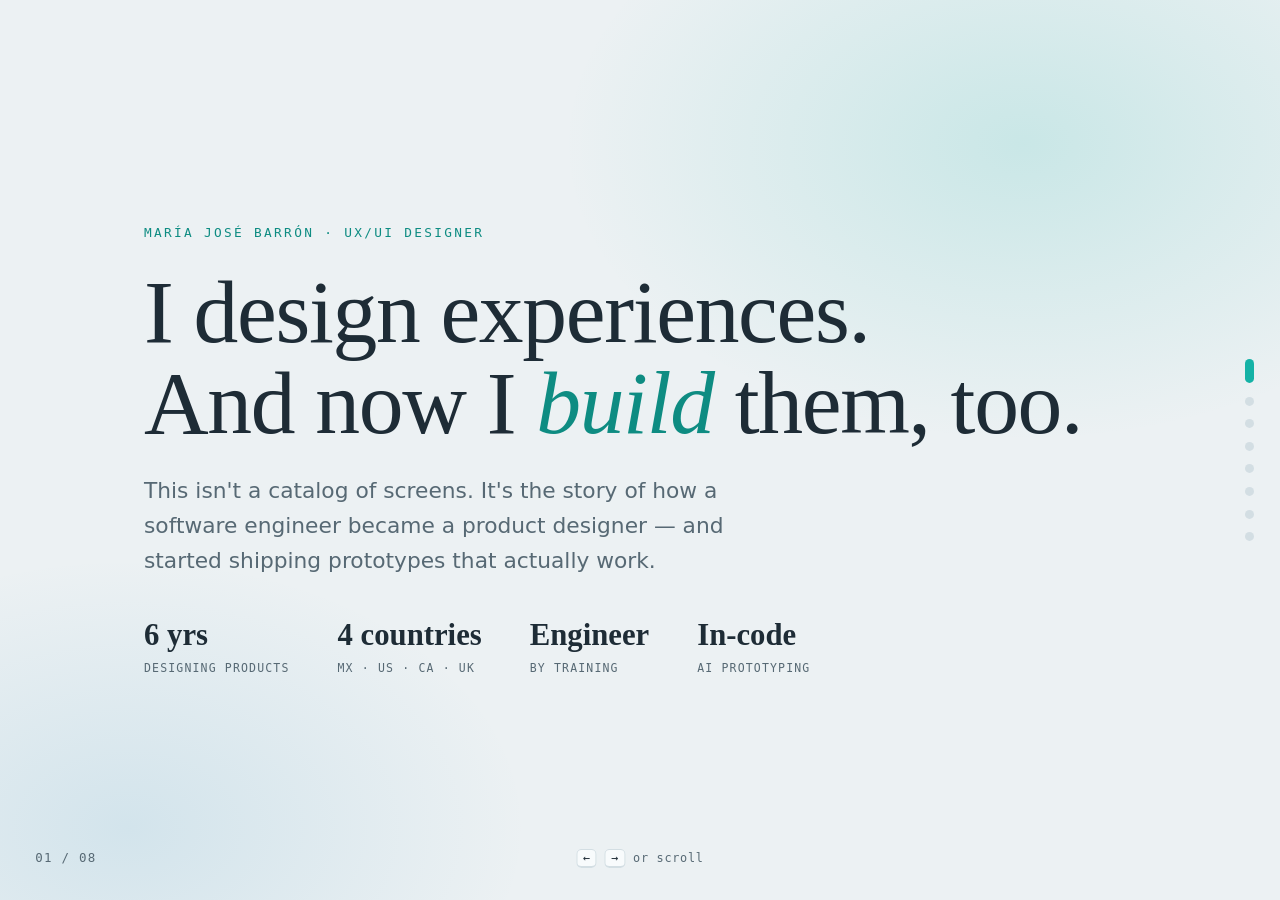
<file: index.html>
<!doctype html>
<html lang="en">
<head>
  <meta charset="utf-8" />
  <meta name="viewport" content="width=device-width, initial-scale=1" />
  <title>María José Barrón · UX/UI Designer</title>
  <meta name="description" content="A narrative portfolio: from software engineer to product designer who ships prototypes that actually work." />
  <!-- Flags that JS is on, so we can reveal/animate without breaking the no-JS version -->
  <script>document.documentElement.classList.add('js');</script>
  <link rel="stylesheet" href="styles.css" />
</head>
<body class="at-start">

  <!-- Top progress bar -->
  <div class="progress" aria-hidden="true"><span class="progress__bar"></span></div>

  <!-- Dot navigation (built with JS) -->
  <nav class="dots" aria-label="Section navigation"></nav>

  <!-- Counter -->
  <div class="counter" aria-hidden="true">01 / 08</div>

  <main class="deck">

    <!-- 01 · HERO -->
    <section class="slide slide--hero" data-label="Start" aria-label="Start">
      <div class="slide__inner reveal">
        <p class="eyebrow">María José Barrón · UX/UI Designer</p>
        <h1 class="hero__title">
          I design experiences.<br />
          And now I <em>build</em> them, too.
        </h1>
        <p class="lead">
          This isn't a catalog of screens. It's the story of how a software engineer
          became a product designer — and started shipping prototypes that actually work.
        </p>
        <ul class="stats">
          <li><b>6 yrs</b><span>designing products</span></li>
          <li><b>4 countries</b><span>MX · US · CA · UK</span></li>
          <li><b>Engineer</b><span>by training</span></li>
          <li><b>In&#8209;code</b><span>AI prototyping</span></li>
        </ul>
      </div>
    </section>

    <!-- 02 · WHO I AM -->
    <section class="slide" data-label="Who I am" aria-label="Who I am">
      <div class="slide__inner reveal">
        <p class="eyebrow"><span class="num">02</span> Who I am</p>
        <h2 class="h2">Hey, I'm Majo — a designer with an engineer's hands.</h2>
        <p class="lead">
          My path from software engineering to design is where technology meets humanity —
          and lately, it's where the two come back together.
        </p>
        <ol class="pillars">
          <li>
            <span class="num">01</span>
            <h3>Human criteria</h3>
            <p>Research, information architecture, accessibility — the details that make a product feel right, not just look right.</p>
          </li>
          <li>
            <span class="num">02</span>
            <h3>Engineering roots</h3>
            <p>A software engineering degree. I speak the language of the teams I design with — and I never stopped.</p>
          </li>
          <li>
            <span class="num">03</span>
            <h3>AI + code</h3>
            <p>I prototype directly in code with AI tools like Cursor and Claude Code — and hand off things that already run.</p>
          </li>
        </ol>
      </div>
    </section>

    <!-- 03 · THE ARC -->
    <section class="slide slide--tint" data-label="The arc" aria-label="The arc">
      <div class="slide__inner reveal">
        <p class="eyebrow"><span class="num">03</span> The arc</p>
        <h2 class="h2">From code, to design, and back again.</h2>
        <ol class="steps">
          <li>
            <span class="steps__tag">Engineer</span>
            <p>I studied software engineering. I learned to build — logic, systems, code — before I ever learned to design.</p>
          </li>
          <li>
            <span class="steps__tag">Designer</span>
            <p>I moved into UX/UI. For six years I've designed end‑to‑end products: research, IA, flows, high‑fidelity UI, and prototyping — across four countries.</p>
          </li>
          <li>
            <span class="steps__tag">Both</span>
            <p>The two halves met. I design <em>and</em> build, prototyping directly in code with AI. What I hand off isn't a mockup — it's something you can use.</p>
          </li>
        </ol>
      </div>
    </section>

    <!-- 04 · HOW I WORK -->
    <section class="slide" data-label="How I work" aria-label="How I work">
      <div class="slide__inner reveal">
        <p class="eyebrow"><span class="num">04</span> How I work</p>
        <h2 class="h2">AI moves fast. The design judgment stays mine.</h2>
        <p class="lead">
          I collaborate closely with product and engineering teams — shaping flows and information
          architecture, running usability and accessibility reviews, turning findings into real changes.
          Then I prototype in code with AI. For a studio, that means faster validation and less
          back‑and‑forth between design and dev.
        </p>
        <ol class="flow">
          <li><span class="num">01</span> Understand</li>
          <li><span class="num">02</span> Design</li>
          <li><span class="num">03</span> Build <em>with AI</em></li>
          <li><span class="num">04</span> Iterate live</li>
        </ol>
        <ul class="tags">
          <li>Product Design</li>
          <li>UX Strategy</li>
          <li>UI Design</li>
          <li>Information Architecture</li>
          <li>User Research</li>
          <li>Accessibility</li>
          <li>Prototyping</li>
          <li>Design Systems</li>
        </ul>
      </div>
    </section>

    <!-- 05 · INSIDE THE SYSTEM (interactive process exhibit) -->
    <section class="slide slide--tint" data-label="Process" aria-label="Inside the system">
      <div class="slide__inner reveal">
        <p class="eyebrow"><span class="num">05</span> Inside the system</p>
        <h2 class="h2">Most design isn't a blank canvas.</h2>
        <p class="lead">
          The real work — most of it — is making the right call inside a system that already exists.
          Here's a real exercise, abstracted: five ways to design one small component.
          <strong>Click through them.</strong>
        </p>

        <div class="explorer" data-explorer>
          <div class="explorer__opts" role="tablist" aria-label="Interaction patterns">
            <button class="opt" type="button" role="tab" data-opt="both">Both shown</button>
            <button class="opt" type="button" role="tab" data-opt="one">One at a time</button>
            <button class="opt" type="button" role="tab" data-opt="button">Commit button</button>
            <button class="opt" type="button" role="tab" data-opt="button-one">Button + one</button>
            <button class="opt" type="button" role="tab" data-opt="toggle">Toggle bar <b class="opt__pick">my pick</b></button>
          </div>
          <div class="explorer__panel">
            <div class="mock" data-mock aria-live="polite"></div>
            <p class="explorer__note" data-note></p>
          </div>
        </div>

        <p class="explorer__caption">
          A real component, redrawn neutral — no client UI, no data. The judgment is the point.
          (And yes — this is live, built in code.)
        </p>
      </div>
    </section>

    <!-- 06 · SELECTED WORK -->
    <section class="slide" data-label="Selected" aria-label="Selected work">
      <div class="slide__inner reveal">
        <p class="eyebrow"><span class="num">06</span> Selected work</p>
        <h2 class="h2">Fewer screens. More stories.</h2>
        <article class="featured">
          <div class="featured__shot">
            <img src="images/web/auri-cover.jpg" alt="Screens from the Auri case study — a dark, audio-first city guide" loading="lazy" draggable="false" style="object-position: center 63%;" />
            <span class="featured__chip">Case study</span>
          </div>
          <div class="featured__body">
            <header class="featured__head">
              <h3>Auri</h3>
              <span class="case__sector">Spatial audio · UK</span>
            </header>
            <p class="featured__tagline">“The best interface is the one you never have to look at.”</p>
            <p class="featured__desc">A voice-first, geo-aware guide for the city — designed and built in Claude Code, from concept to a working, deployed prototype. It carries the lineage of Microsoft Soundscape.</p>
            <a class="btn btn--case" href="auri-case-study.html" target="_blank" rel="noopener"
               aria-label="View the full Auri case study (opens in a new tab)">View full case study →</a>
          </div>
        </article>

        <article class="featured featured--alt">
          <div class="featured__shot">
            <img src="images/web/cirrus-cover.jpg" alt="Screens from the Cirrus Meeting AI case study" loading="lazy" draggable="false" style="object-position: center 14%;" />
            <span class="featured__chip">Case study</span>
          </div>
          <div class="featured__body">
            <header class="featured__head">
              <h3>Cirrus — Meeting AI</h3>
              <span class="case__sector">Sales intelligence · USA</span>
            </header>
            <p class="featured__tagline">“A salesperson's day doesn't fit in a table.”</p>
            <p class="featured__desc">A schema-driven meeting workspace — before, during, and after the call. Prototyped as a clickable product in code, across six iteration blocks.</p>
            <a class="btn btn--case" href="cirrus-meeting-ai-case-study.html" target="_blank" rel="noopener"
               aria-label="View the full Cirrus case study (opens in a new tab)">View full case study →</a>
          </div>
        </article>

        <p class="nda-note">Plus more under NDA — healthcare, real estate, social. The ones I can't screenshot are often the most interesting; I'll walk you through those live.</p>
        <div class="clients">
          <p class="clients__label">Also shaped products for</p>
          <ul>
            <li>Hootsuite</li>
            <li>Prescryptive Health</li>
            <li>HomeBuyMe</li>
            <li>PSL Group</li>
            <li>Nametag</li>
            <li>Indoor Collective</li>
          </ul>
        </div>
      </div>
    </section>

    <!-- 07 · BEHIND THE SCREENS (real boards gallery, non-interactive) -->
    <section class="slide slide--tint" data-label="The work" aria-label="Behind the screens">
      <div class="slide__inner reveal">
        <p class="eyebrow"><span class="num">07</span> Behind the screens</p>
        <h2 class="h2">A peek at how I actually work.</h2>
        <p class="lead">
          These are real boards from real projects — flows, states, and the many options I explore
          before landing on one. A lot of this work lives under NDA, so I've kept it zoomed out on
          purpose. Even from a distance, you can see the thinking that goes in.
        </p>
        <ul class="gallery">
          <li class="gtile">
            <img src="images/web/personal.jpg" alt="Zoomed-out board of a personal journaling app: design system and flow" loading="lazy" draggable="false" />
            <span class="gtile__meta"><b>Personal project</b><i>Design system + flow</i></span>
          </li>
          <li class="gtile">
            <img src="images/web/hootsuite.jpg" alt="Zoomed-out end-to-end flow map for a social media tool" loading="lazy" draggable="false" />
            <span class="gtile__meta"><b>Social media</b><i>End-to-end flow map</i></span>
          </li>
          <li class="gtile">
            <img src="images/web/nametag.jpg" alt="Zoomed-out onboarding matrix across four scenarios for an identity product" loading="lazy" draggable="false" />
            <span class="gtile__meta"><b>Identity</b><i>Onboarding × 4 scenarios</i></span>
          </li>
          <li class="gtile">
            <img src="images/web/indoor-collective.jpg" alt="Zoomed-out board of a fitness app: invitation states and options" loading="lazy" draggable="false" />
            <span class="gtile__meta"><b>Fitness</b><i>States &amp; option sets</i></span>
          </li>
          <li class="gtile">
            <img src="images/web/prescryptive.jpg" alt="Zoomed-out board of a healthcare app: UI options and flows" loading="lazy" draggable="false" />
            <span class="gtile__meta"><b>Healthcare</b><i>UI options &amp; flows</i></span>
          </li>
        </ul>
      </div>
    </section>

    <!-- 08 · LET'S TALK -->
    <section class="slide slide--cta" data-label="Let's talk" aria-label="Let's talk">
      <div class="slide__inner reveal">
        <p class="eyebrow"><span class="num">08</span> Let's talk</p>
        <h2 class="h2 cta__title">Why not see it live?</h2>
        <p class="lead">
          The best way to understand how I work isn't a PDF. Give me an hour — I'll walk you
          through real examples, and we'll build something together, in real time.
        </p>
        <p class="cta__actions">
          <a class="btn" href="mailto:mjbolguin@gmail.com?subject=Let's%20book%20an%20hour">Book an hour →</a>
        </p>
        <p class="cta__contact">mjbolguin@gmail.com · linkedin.com/in/mjbolguin</p>
        <p class="cta__ps">P.S. — this whole portfolio was designed and built by me, in code, with AI. No templates. It's the proof.</p>
      </div>
    </section>

  </main>

  <!-- Keyboard hint (fades after first move) -->
  <p class="hint" aria-hidden="true"><kbd>←</kbd> <kbd>→</kbd> or scroll</p>

  <script src="deck.js"></script>
</body>
</html>
</file>
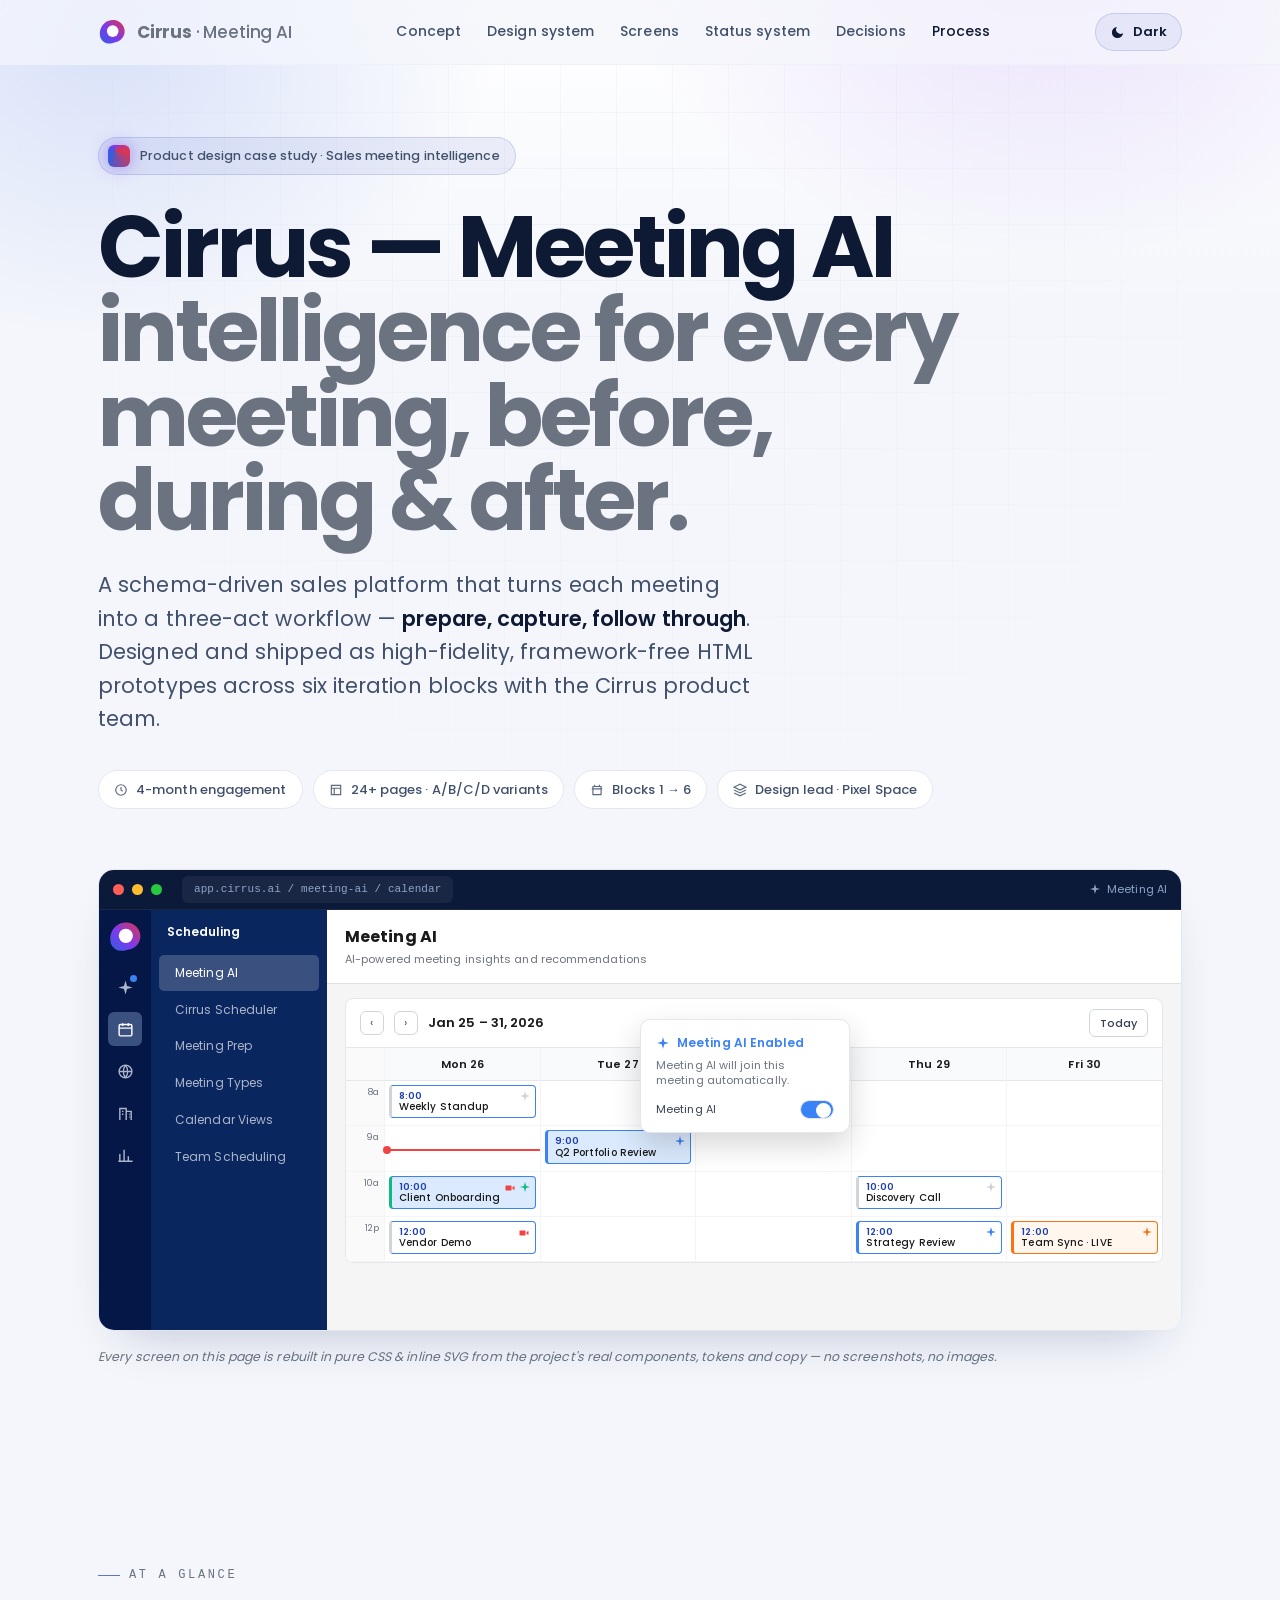
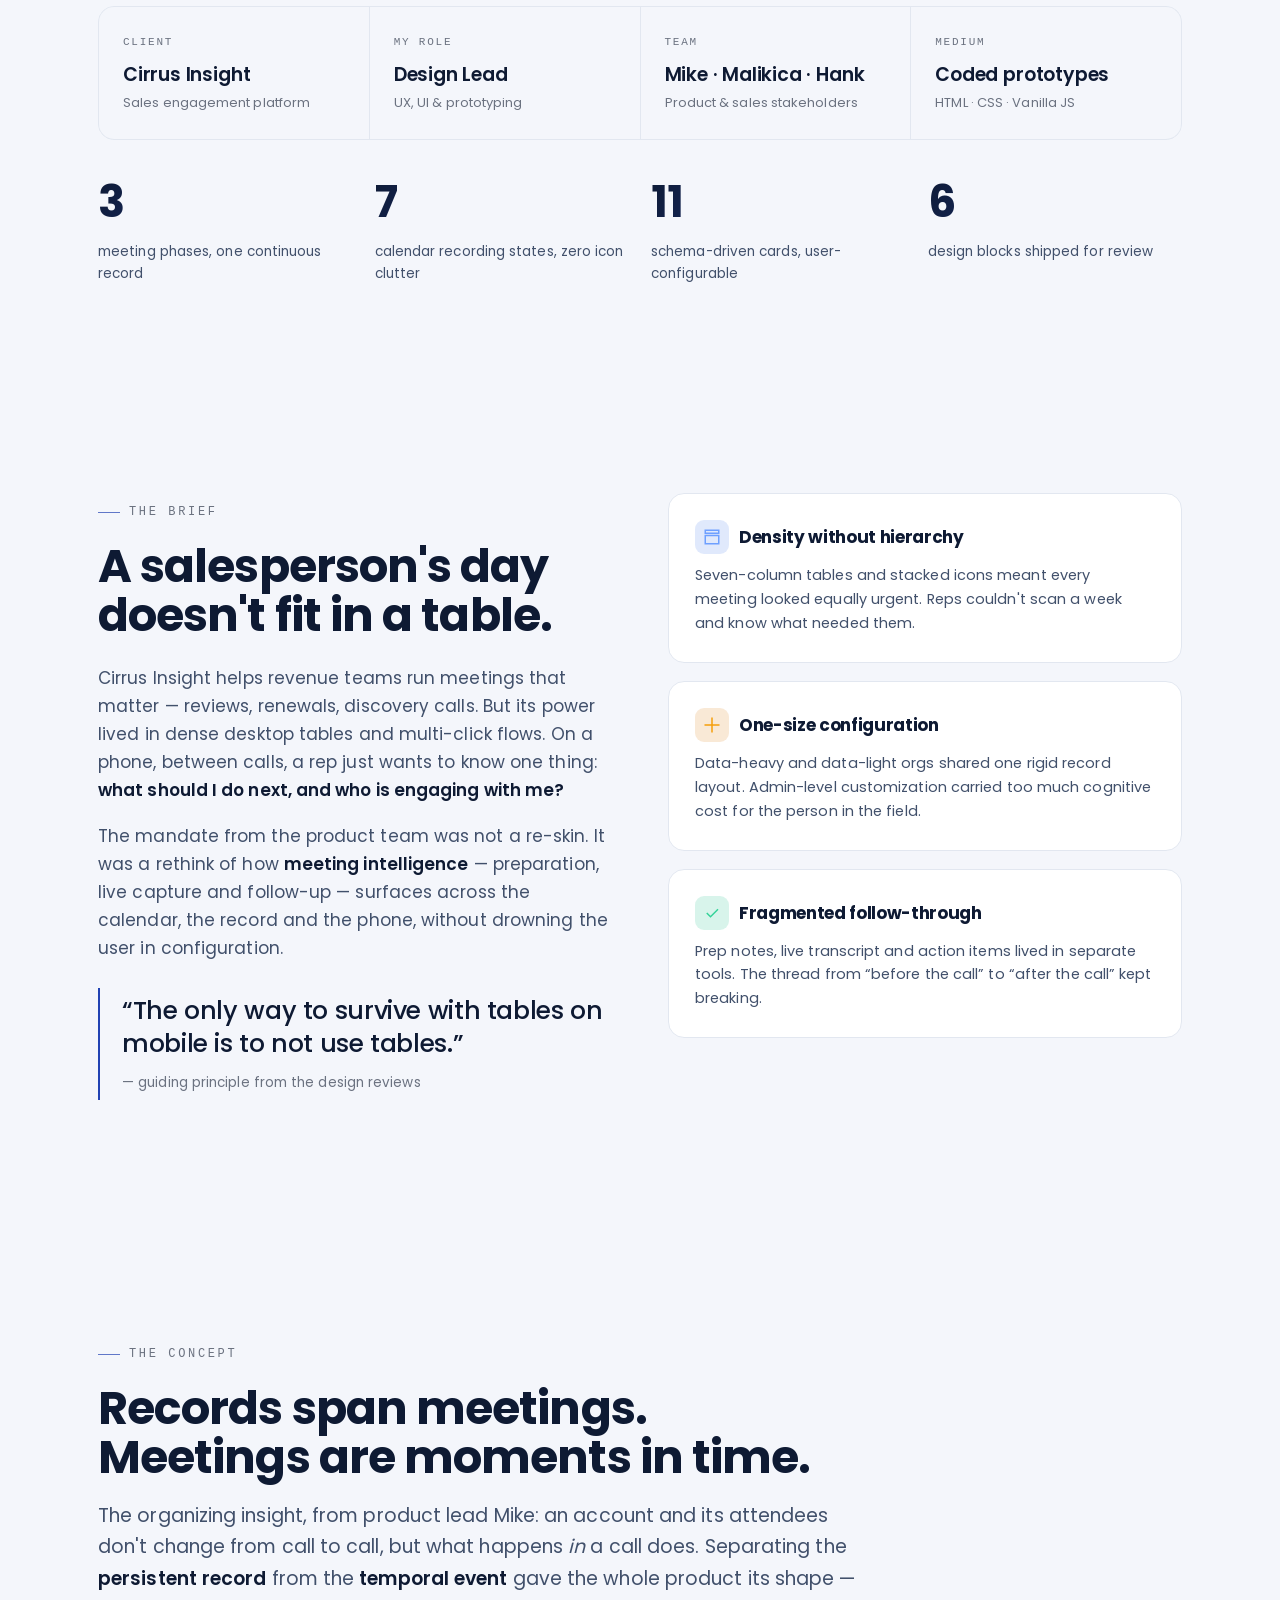
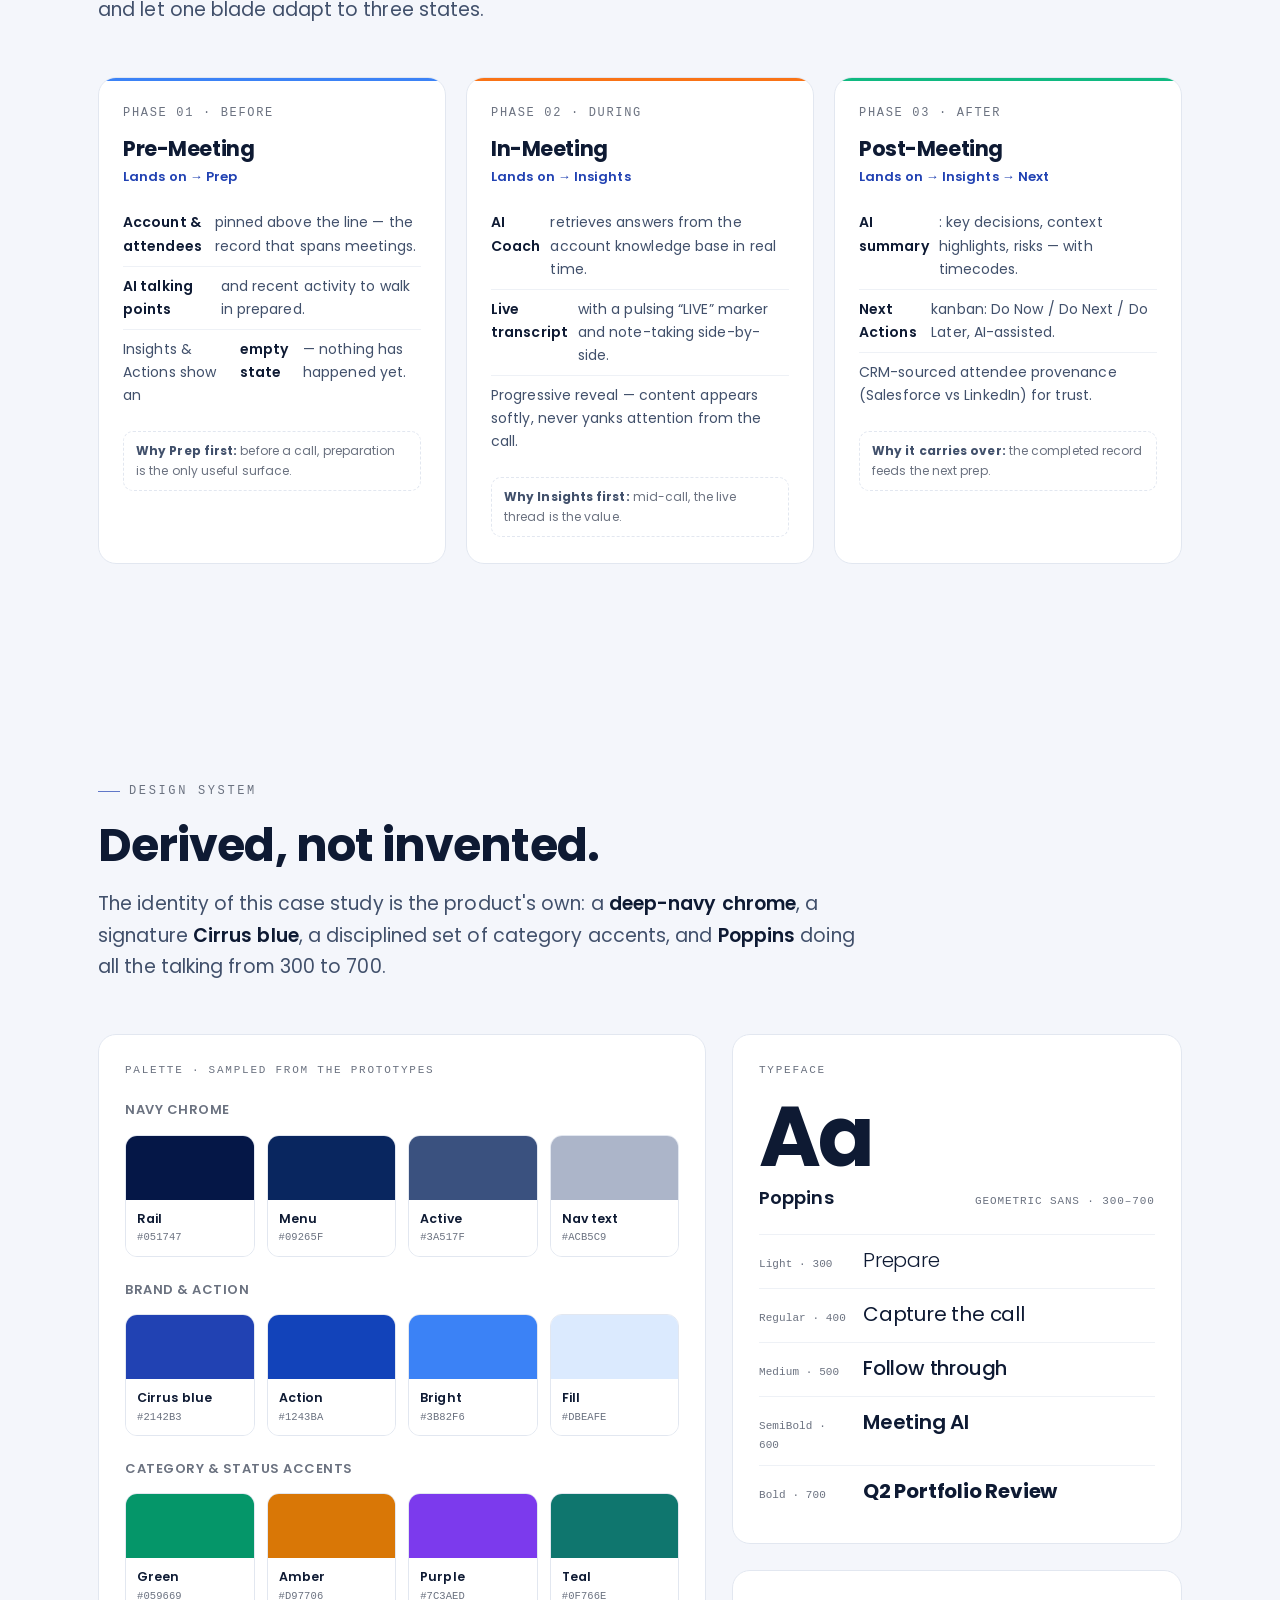
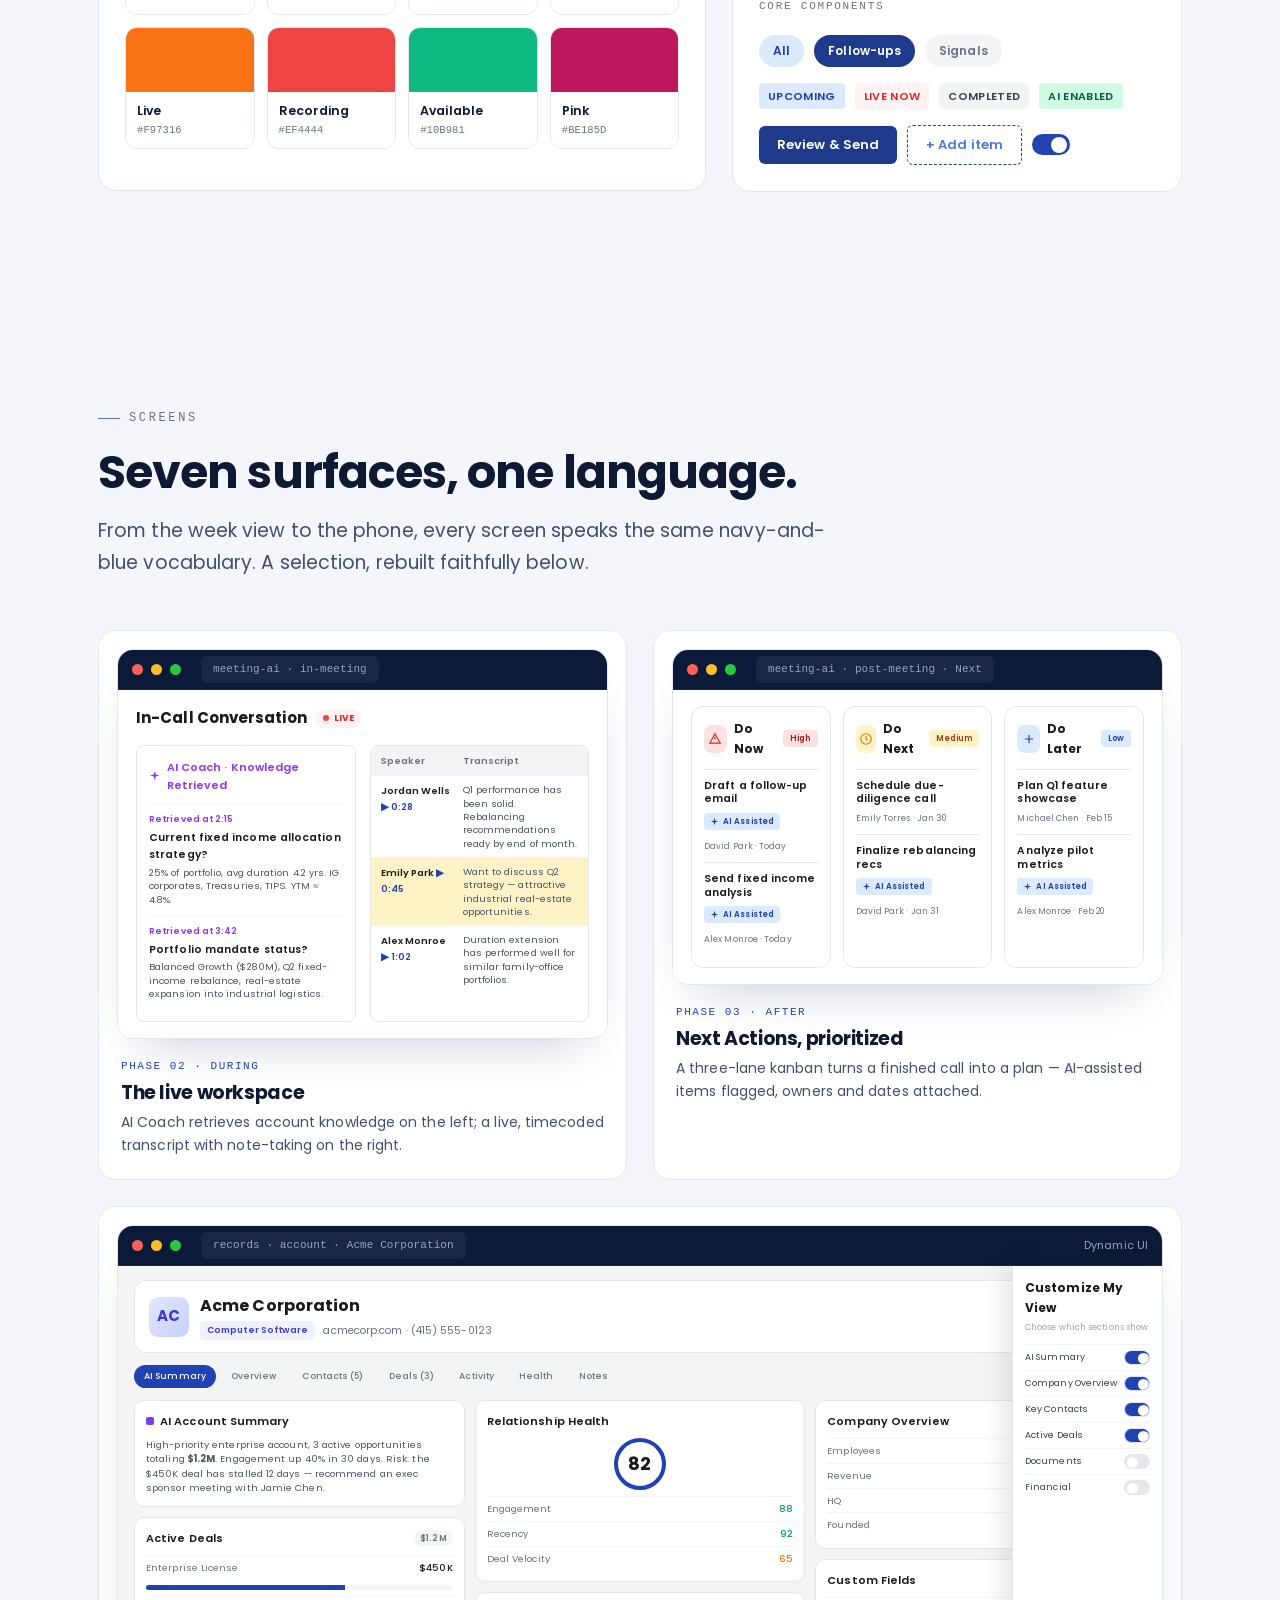
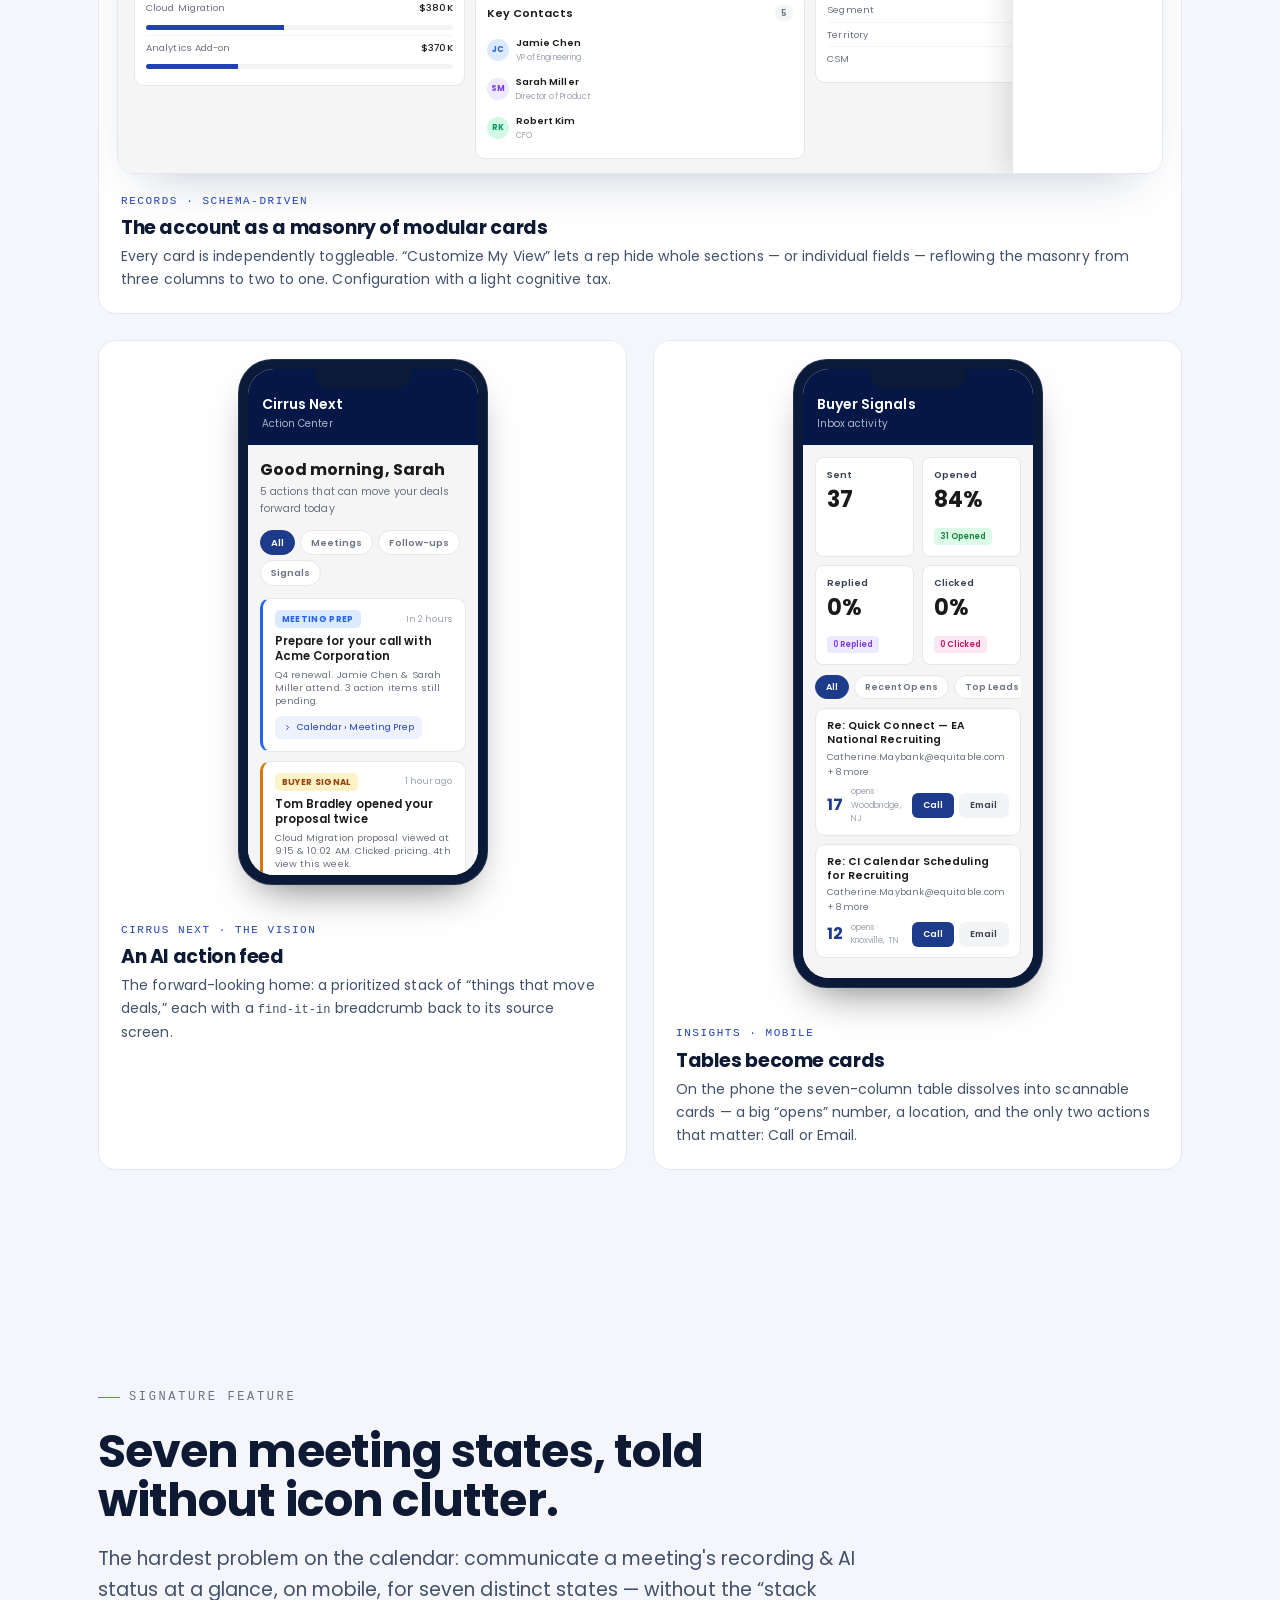
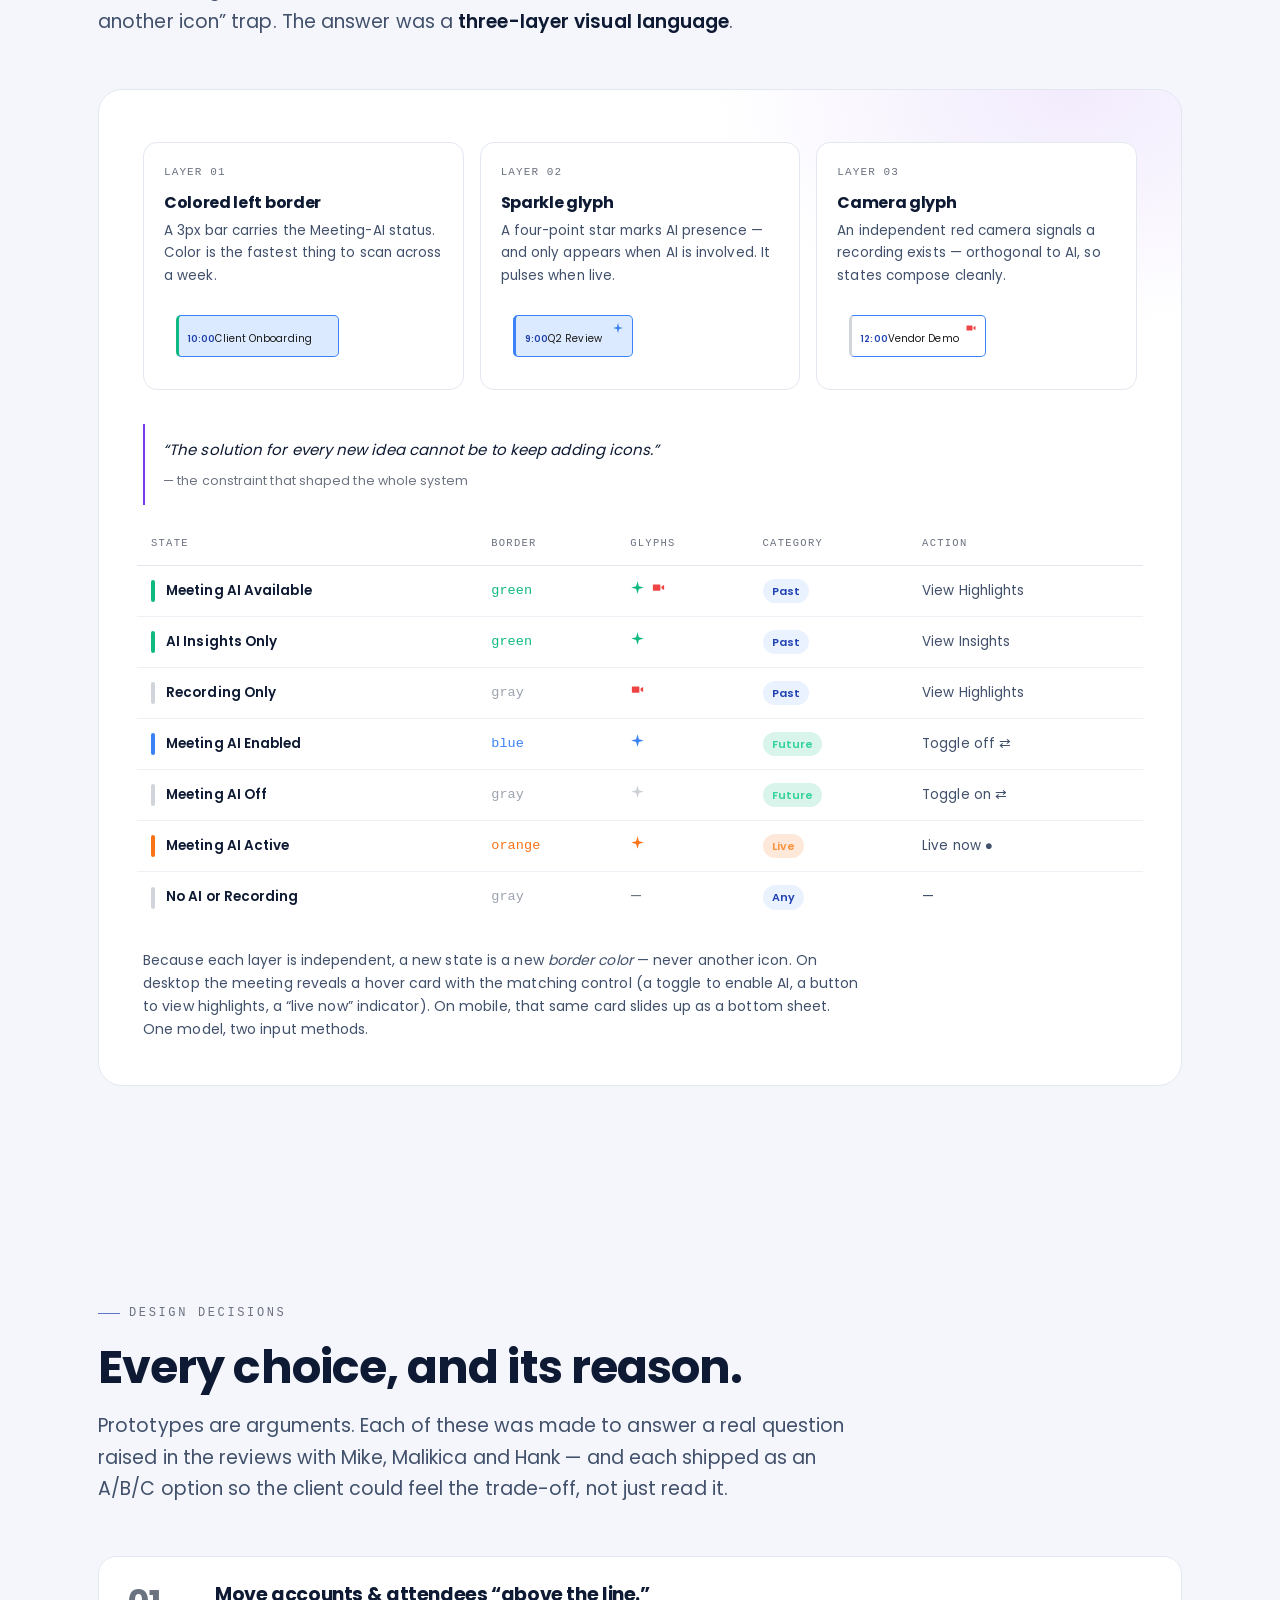
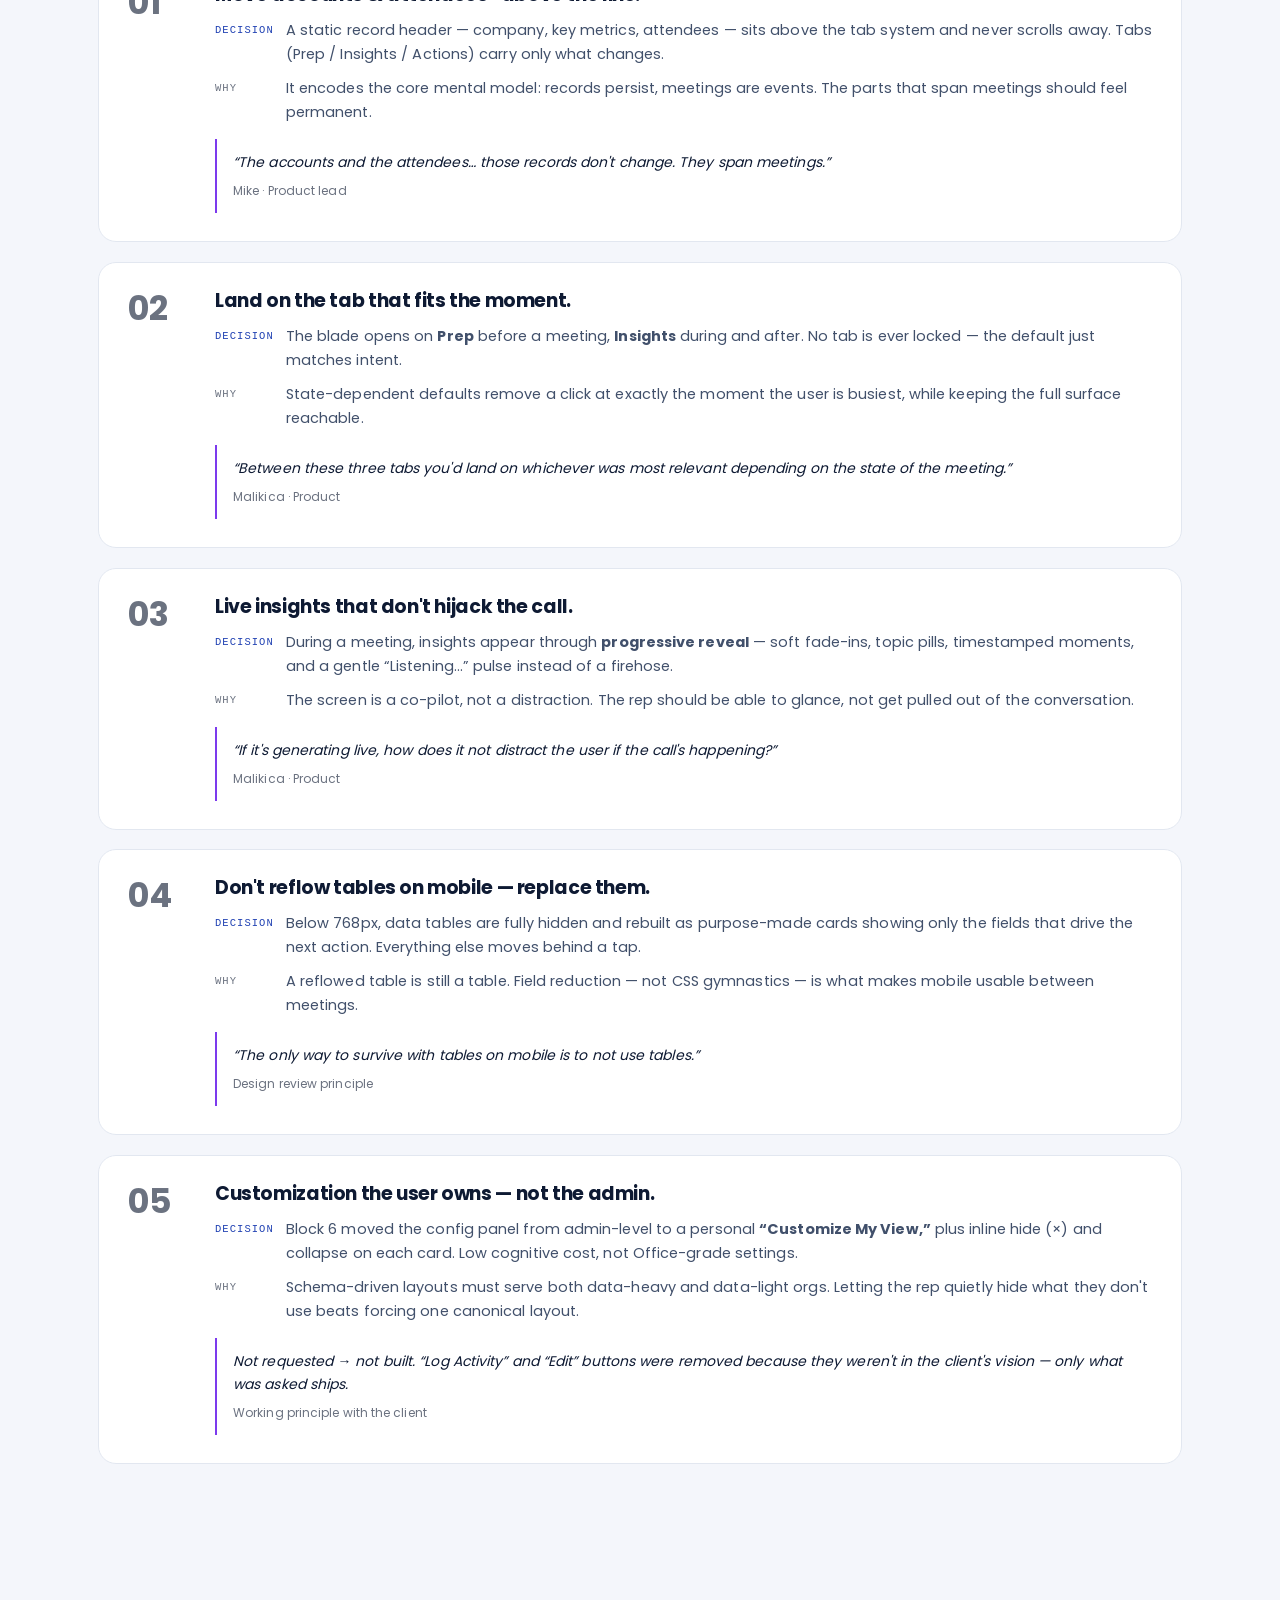
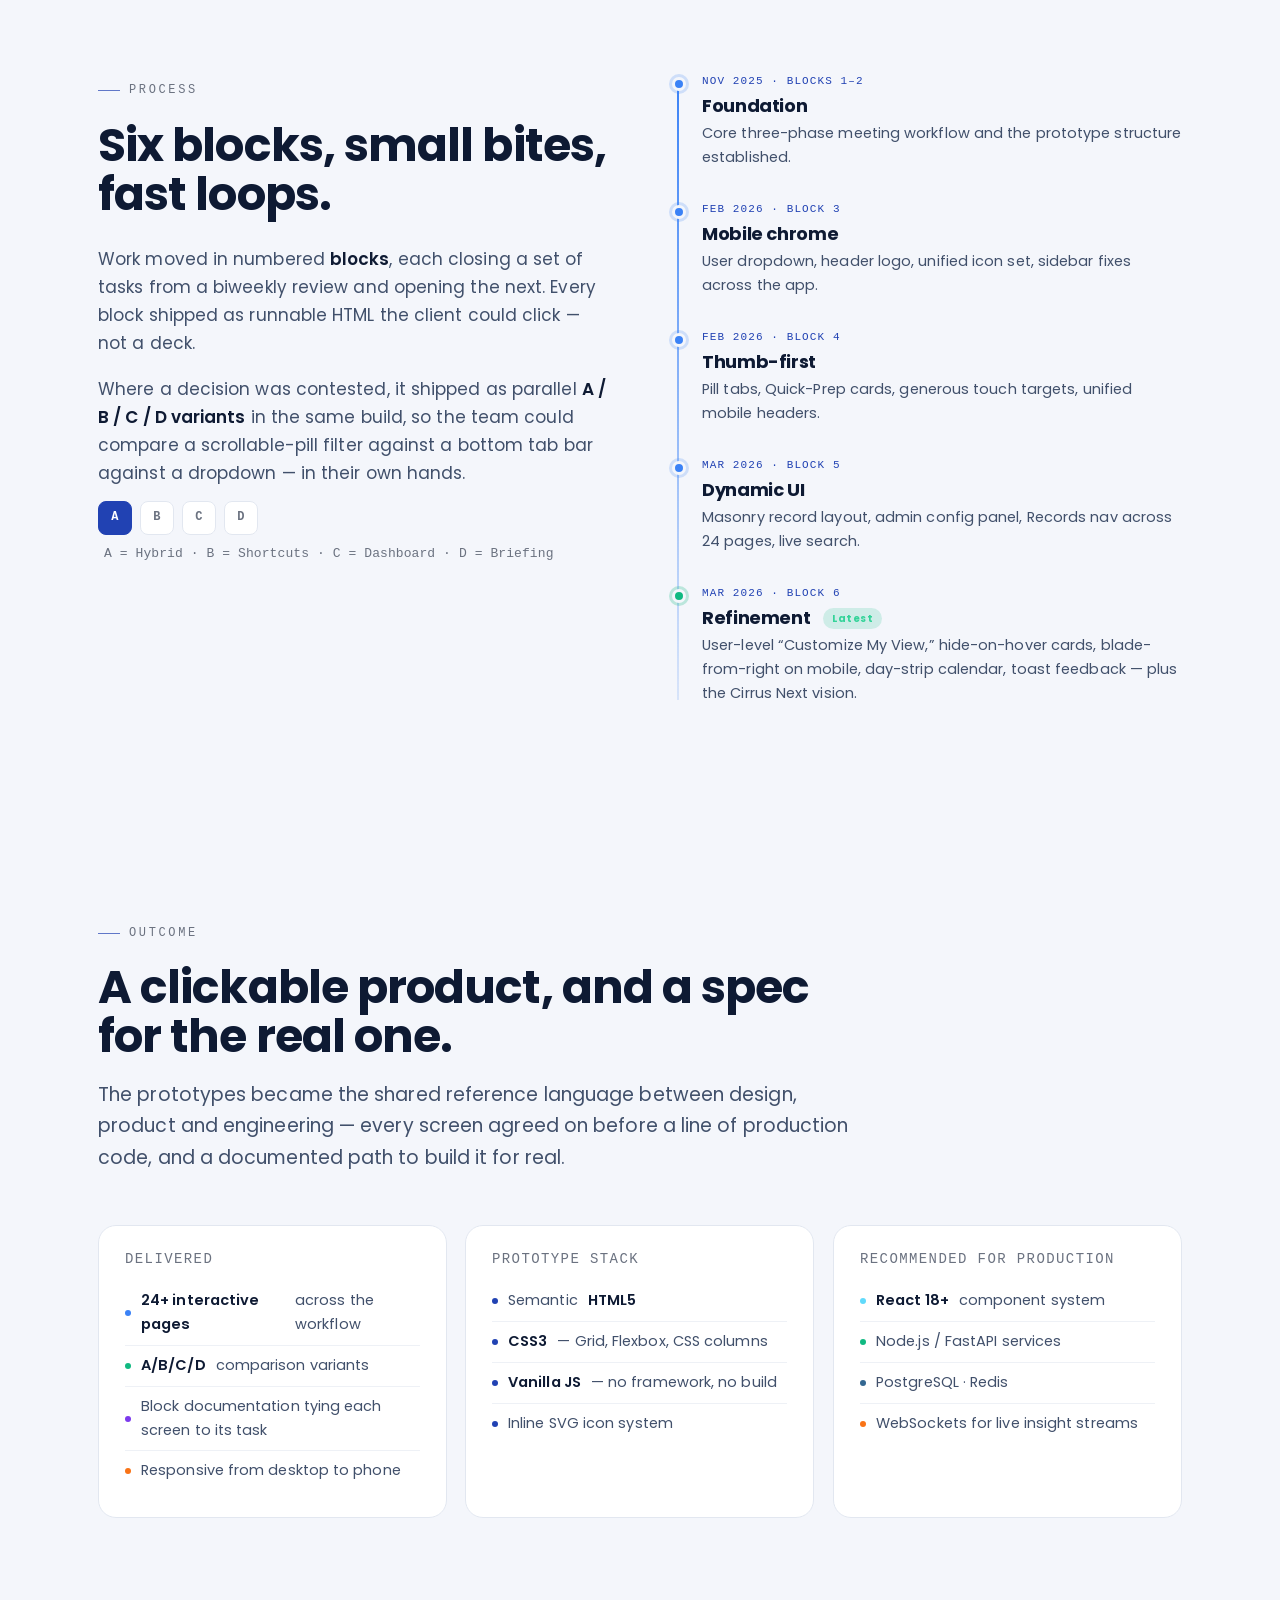
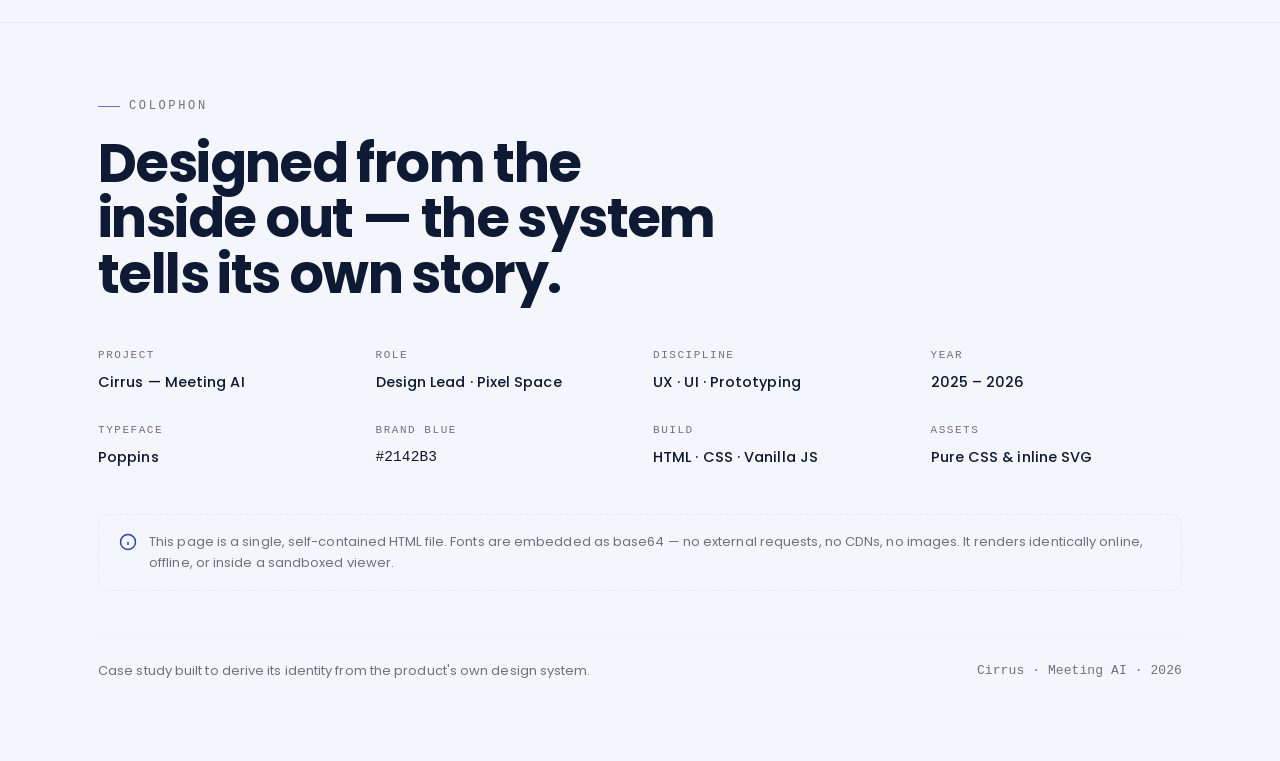
<file: cirrus-meeting-ai-case-study.html>
<!DOCTYPE html>
<html lang="en">
<head>
<meta charset="UTF-8">
<meta name="viewport" content="width=device-width, initial-scale=1.0">
<title>Cirrus — Meeting AI · Case Study</title>
<meta name="description" content="Product design case study — Cirrus Meeting AI: a schema-driven sales meeting platform prototyped across six design blocks. By Pixel Space.">
<meta name="author" content="Pixel Space">
<meta name="color-scheme" content="dark light">
<style id="fonts">
/* Poppins 300–700 · latin + latin-ext · embedded as base64 (zero external requests) */
/* latin-ext */
@font-face {
  font-family: 'Poppins';
  font-style: normal;
  font-weight: 300;
  font-display: swap;
  src: url([data-uri]) format('woff2');
  unicode-range: U+0100-02BA, U+02BD-02C5, U+02C7-02CC, U+02CE-02D7, U+02DD-02FF, U+0304, U+0308, U+0329, U+1D00-1DBF, U+1E00-1E9F, U+1EF2-1EFF, U+2020, U+20A0-20AB, U+20AD-20C0, U+2113, U+2C60-2C7F, U+A720-A7FF;
}
/* latin */
@font-face {
  font-family: 'Poppins';
  font-style: normal;
  font-weight: 300;
  font-display: swap;
  src: url([data-uri]) format('woff2');
  unicode-range: U+0000-00FF, U+0131, U+0152-0153, U+02BB-02BC, U+02C6, U+02DA, U+02DC, U+0304, U+0308, U+0329, U+2000-206F, U+20AC, U+2122, U+2191, U+2193, U+2212, U+2215, U+FEFF, U+FFFD;
}
/* latin-ext */
@font-face {
  font-family: 'Poppins';
  font-style: normal;
  font-weight: 400;
  font-display: swap;
  src: url([data-uri]) format('woff2');
  unicode-range: U+0100-02BA, U+02BD-02C5, U+02C7-02CC, U+02CE-02D7, U+02DD-02FF, U+0304, U+0308, U+0329, U+1D00-1DBF, U+1E00-1E9F, U+1EF2-1EFF, U+2020, U+20A0-20AB, U+20AD-20C0, U+2113, U+2C60-2C7F, U+A720-A7FF;
}
/* latin */
@font-face {
  font-family: 'Poppins';
  font-style: normal;
  font-weight: 400;
  font-display: swap;
  src: url([data-uri]) format('woff2');
  unicode-range: U+0000-00FF, U+0131, U+0152-0153, U+02BB-02BC, U+02C6, U+02DA, U+02DC, U+0304, U+0308, U+0329, U+2000-206F, U+20AC, U+2122, U+2191, U+2193, U+2212, U+2215, U+FEFF, U+FFFD;
}
/* latin-ext */
@font-face {
  font-family: 'Poppins';
  font-style: normal;
  font-weight: 500;
  font-display: swap;
  src: url([data-uri]) format('woff2');
  unicode-range: U+0100-02BA, U+02BD-02C5, U+02C7-02CC, U+02CE-02D7, U+02DD-02FF, U+0304, U+0308, U+0329, U+1D00-1DBF, U+1E00-1E9F, U+1EF2-1EFF, U+2020, U+20A0-20AB, U+20AD-20C0, U+2113, U+2C60-2C7F, U+A720-A7FF;
}
/* latin */
@font-face {
  font-family: 'Poppins';
  font-style: normal;
  font-weight: 500;
  font-display: swap;
  src: url([data-uri]) format('woff2');
  unicode-range: U+0000-00FF, U+0131, U+0152-0153, U+02BB-02BC, U+02C6, U+02DA, U+02DC, U+0304, U+0308, U+0329, U+2000-206F, U+20AC, U+2122, U+2191, U+2193, U+2212, U+2215, U+FEFF, U+FFFD;
}
/* latin-ext */
@font-face {
  font-family: 'Poppins';
  font-style: normal;
  font-weight: 600;
  font-display: swap;
  src: url([data-uri]) format('woff2');
  unicode-range: U+0100-02BA, U+02BD-02C5, U+02C7-02CC, U+02CE-02D7, U+02DD-02FF, U+0304, U+0308, U+0329, U+1D00-1DBF, U+1E00-1E9F, U+1EF2-1EFF, U+2020, U+20A0-20AB, U+20AD-20C0, U+2113, U+2C60-2C7F, U+A720-A7FF;
}
/* latin */
@font-face {
  font-family: 'Poppins';
  font-style: normal;
  font-weight: 600;
  font-display: swap;
  src: url([data-uri]) format('woff2');
  unicode-range: U+0000-00FF, U+0131, U+0152-0153, U+02BB-02BC, U+02C6, U+02DA, U+02DC, U+0304, U+0308, U+0329, U+2000-206F, U+20AC, U+2122, U+2191, U+2193, U+2212, U+2215, U+FEFF, U+FFFD;
}
/* latin-ext */
@font-face {
  font-family: 'Poppins';
  font-style: normal;
  font-weight: 700;
  font-display: swap;
  src: url([data-uri]) format('woff2');
  unicode-range: U+0100-02BA, U+02BD-02C5, U+02C7-02CC, U+02CE-02D7, U+02DD-02FF, U+0304, U+0308, U+0329, U+1D00-1DBF, U+1E00-1E9F, U+1EF2-1EFF, U+2020, U+20A0-20AB, U+20AD-20C0, U+2113, U+2C60-2C7F, U+A720-A7FF;
}
/* latin */
@font-face {
  font-family: 'Poppins';
  font-style: normal;
  font-weight: 700;
  font-display: swap;
  src: url([data-uri]) format('woff2');
  unicode-range: U+0000-00FF, U+0131, U+0152-0153, U+02BB-02BC, U+02C6, U+02DA, U+02DC, U+0304, U+0308, U+0329, U+2000-206F, U+20AC, U+2122, U+2191, U+2193, U+2212, U+2215, U+FEFF, U+FFFD;
}
</style>
<style>
/* ============================================================
   CIRRUS — MEETING AI · CASE STUDY
   Visual identity derived from the product's own design system.
   Poppins · navy #051747 · brand blue #2142B3 · category accents.
   Dark-first (brand navy) with a full light theme + toggle.
   ============================================================ */

/* ---------- Design tokens ---------- */
:root {
  color-scheme: dark;

  /* Brand — fixed across themes (these ARE the product) */
  --navy-900:#051747;   --navy-800:#09265f;   --navy-ink:#040e24;
  --navy-600:#2d4368;   --navy-500:#3a517f;   --nav-text:#acb5c9;
  --brand:#2142B3;      --brand-action:#1243ba;  --brand-deep:#1e3a8a;
  --brand-bright:#3b82f6;  --blue-fill:#dbeafe;  --blue-on-fill:#1e40af;

  /* Category / semantic accents (verbatim from the prototypes) */
  --acc-blue:#2563eb;  --acc-green:#059669;  --acc-amber:#d97706;
  --acc-purple:#7c3aed;  --acc-teal:#0f766e;  --acc-red:#dc2626;
  --acc-pink:#be185d;

  /* Recording-status system (7 states) */
  --st-available:#10b981;  --st-enabled:#3b82f6;  --st-off:#d1d5db;
  --st-active:#f97316;     --st-rec:#ef4444;

  /* Type */
  --font-display:'Poppins',-apple-system,BlinkMacSystemFont,sans-serif;
  --font-body:'Poppins',-apple-system,BlinkMacSystemFont,sans-serif;
  --font-mono:'Courier New',ui-monospace,SFMono-Regular,Menlo,monospace;

  --maxw:1140px;
  --radius:16px;
  --ease:cubic-bezier(.22,.61,.36,1);

  /* THEME (dark = default, brand-first) */
  --bg:#071227;
  --bg-2:#0a1830;
  --grid-line:rgba(120,150,210,.10);
  --surface:rgba(255,255,255,.038);
  --surface-2:rgba(255,255,255,.06);
  --surface-hi:rgba(255,255,255,.09);
  --hairline:rgba(158,180,220,.16);
  --hairline-soft:rgba(158,180,220,.09);
  --text:#eaf1fb;
  --text-2:#b7c4dc;
  --text-3:#8092b0;
  --accent:#6ea0ff;
  --accent-2:#c084fc;
  --glow:conic-gradient(from 210deg at 30% 20%, #2f5fe0, #7c3aed 45%, #e0344f 70%, #2f5fe0);
  --shadow:0 24px 60px -24px rgba(0,0,0,.7);
  --chip-bg:rgba(110,160,255,.12);
  --chip-br:rgba(110,160,255,.28);
}

@media (prefers-color-scheme: light) {
  :root:not([data-theme="dark"]) {
    color-scheme: light;
    --bg:#f4f6fb;
    --bg-2:#ffffff;
    --grid-line:rgba(33,66,179,.06);
    --surface:#ffffff;
    --surface-2:#ffffff;
    --surface-hi:#ffffff;
    --hairline:#e2e7f0;
    --hairline-soft:#eef1f6;
    --text:#0e1a33;
    --text-2:#41506b;
    --text-3:#6b7280;
    --accent:#2142B3;
    --accent-2:#7c3aed;
    --shadow:0 24px 50px -28px rgba(20,40,90,.30);
    --chip-bg:rgba(33,66,179,.07);
    --chip-br:rgba(33,66,179,.16);
  }
}
:root[data-theme="light"] {
  color-scheme: light;
  --bg:#f4f6fb; --bg-2:#ffffff; --grid-line:rgba(33,66,179,.06);
  --surface:#ffffff; --surface-2:#ffffff; --surface-hi:#ffffff;
  --hairline:#e2e7f0; --hairline-soft:#eef1f6;
  --text:#0e1a33; --text-2:#41506b; --text-3:#6b7280;
  --accent:#2142B3; --accent-2:#7c3aed;
  --shadow:0 24px 50px -28px rgba(20,40,90,.30);
  --chip-bg:rgba(33,66,179,.07); --chip-br:rgba(33,66,179,.16);
}
:root[data-theme="dark"] { color-scheme: dark; }

/* ---------- Reset / base ---------- */
*,*::before,*::after{ box-sizing:border-box; }
html{ -webkit-text-size-adjust:100%; scroll-behavior:smooth; }
@media (prefers-reduced-motion: reduce){ html{ scroll-behavior:auto; } }
body{
  margin:0; background:var(--bg); color:var(--text);
  font-family:var(--font-body); font-size:17px; line-height:1.65;
  font-weight:400; letter-spacing:.005em;
  -webkit-font-smoothing:antialiased; text-rendering:optimizeLegibility;
  overflow-x:hidden;
}
img{ max-width:100%; display:block; }
a{ color:inherit; text-decoration:none; }
h1,h2,h3,h4{ font-family:var(--font-display); font-weight:700; line-height:1.06; letter-spacing:-.02em; margin:0; }
p{ margin:0; }
::selection{ background:rgba(124,58,237,.35); color:#fff; }

:focus-visible{ outline:2.5px solid var(--accent); outline-offset:3px; border-radius:4px; }

.wrap{ width:100%; max-width:var(--maxw); margin:0 auto; padding:0 28px; }
@media (max-width:640px){ .wrap{ padding:0 20px; } }

/* ---------- Ambient background ---------- */
.bg-field{ position:fixed; inset:0; z-index:-1; pointer-events:none;
  background:
    radial-gradient(720px 520px at 82% -6%, rgba(124,58,237,.16), transparent 60%),
    radial-gradient(680px 520px at 8% 4%, rgba(47,95,224,.18), transparent 58%),
    linear-gradient(180deg, var(--bg-2), var(--bg) 34%);
}
.bg-field::after{ content:""; position:absolute; inset:0;
  background-image:linear-gradient(var(--grid-line) 1px,transparent 1px),
                   linear-gradient(90deg,var(--grid-line) 1px,transparent 1px);
  background-size:56px 56px; mask-image:radial-gradient(circle at 50% 24%, #000 0%, transparent 72%);
  opacity:.7;
}

/* ---------- Nav ---------- */
.nav{ position:sticky; top:0; z-index:50; backdrop-filter:blur(14px) saturate(140%);
  background:color-mix(in srgb, var(--bg) 74%, transparent);
  border-bottom:1px solid var(--hairline-soft);
}
.nav-in{ display:flex; align-items:center; justify-content:space-between;
  height:64px; max-width:var(--maxw); margin:0 auto; padding:0 28px; }
.brand{ display:flex; align-items:center; gap:11px; font-family:var(--font-display); font-weight:600; letter-spacing:-.01em; }
.brand .mark{ width:28px; height:28px; }
.brand b{ font-weight:700; }
.brand span{ color:var(--text-3); font-weight:500; }
.nav-links{ display:flex; align-items:center; gap:26px; font-size:14px; color:var(--text-2); font-weight:500; }
.nav-links a{ position:relative; transition:color .2s; }
.nav-links a:hover{ color:var(--text); }
.nav-links a::after{ content:""; position:absolute; left:0; bottom:-6px; height:2px; width:0; background:var(--accent); transition:width .25s var(--ease); }
.nav-links a:hover::after{ width:100%; }
@media (max-width:820px){ .nav-links{ display:none; } }
.toggle{ display:inline-flex; align-items:center; gap:8px; height:38px; padding:0 14px;
  border-radius:999px; border:1px solid var(--chip-br); background:var(--chip-bg);
  color:var(--text); font-family:var(--font-body); font-size:13px; font-weight:600; cursor:pointer;
  transition:transform .2s, border-color .2s, background .2s; }
.toggle:hover{ transform:translateY(-1px); border-color:var(--accent); }
.toggle svg{ width:15px; height:15px; }
.toggle .lbl-dark{ display:none; } .toggle .lbl-light{ display:inline; }
:root[data-theme="light"] .toggle .lbl-dark{ display:inline; }
:root[data-theme="light"] .toggle .lbl-light{ display:none; }
@media (prefers-color-scheme: light){ :root:not([data-theme="dark"]) .toggle .lbl-dark{display:inline;} :root:not([data-theme="dark"]) .toggle .lbl-light{display:none;} }

/* ---------- Reveal ---------- */
.reveal{ opacity:0; transform:translateY(26px); transition:opacity .7s var(--ease), transform .7s var(--ease); will-change:opacity,transform; }
.reveal.in{ opacity:1; transform:none; }
.reveal.d1{ transition-delay:.08s;} .reveal.d2{ transition-delay:.16s;} .reveal.d3{ transition-delay:.24s;} .reveal.d4{ transition-delay:.32s;}
@media (prefers-reduced-motion: reduce){ .reveal{ opacity:1 !important; transform:none !important; transition:none !important; } }

/* ---------- Shared section furniture ---------- */
section{ padding:104px 0; position:relative; }
@media (max-width:640px){ section{ padding:76px 0; } }
.eyebrow{ display:inline-flex; align-items:center; gap:9px; font-family:var(--font-mono);
  font-size:12px; letter-spacing:.22em; text-transform:uppercase; color:var(--text-3); margin-bottom:20px; }
.eyebrow::before{ content:""; width:22px; height:1px; background:var(--accent); opacity:.7; }
.sec-head{ max-width:760px; margin-bottom:52px; }
.sec-head h2{ font-size:clamp(28px,4.6vw,46px); margin-bottom:18px; }
.sec-head p{ color:var(--text-2); font-size:clamp(16px,2vw,19px); }
.k{ color:var(--text); font-weight:600; }
.brandtext{ background:linear-gradient(92deg,#5b8cff,#a06bff 55%,#ff6f91); -webkit-background-clip:text; background-clip:text; color:transparent; }

/* ============================================================
   HERO
   ============================================================ */
.hero{ padding:72px 0 84px; position:relative; }
.hero-badge{ display:inline-flex; align-items:center; gap:10px; padding:7px 15px 7px 9px; border-radius:999px;
  border:1px solid var(--chip-br); background:var(--chip-bg); font-size:12.5px; color:var(--text-2); font-weight:500; margin-bottom:30px; }
.hero-badge .dot{ width:22px; height:22px; border-radius:6px; background:var(--glow); box-shadow:0 0 16px rgba(124,58,237,.5); }
.hero h1{ font-size:clamp(40px,7.2vw,86px); letter-spacing:-.035em; line-height:.98; margin-bottom:26px; }
.hero h1 .l2{ display:block; color:var(--text-3); }
.hero-lede{ max-width:660px; font-size:clamp(17px,2.2vw,21px); color:var(--text-2); line-height:1.6; }
.hero-lede b{ color:var(--text); font-weight:600; }
.hero-meta{ display:flex; flex-wrap:wrap; gap:10px; margin-top:34px; }
.hero-meta .pill{ display:inline-flex; align-items:center; gap:8px; padding:8px 15px; border-radius:999px;
  border:1px solid var(--hairline); background:var(--surface); font-size:13px; color:var(--text-2); font-weight:500; }
.hero-meta .pill svg{ width:14px; height:14px; opacity:.85; }

/* Hero stage: the signature calendar-status concept */
.stage{ margin-top:60px; position:relative; }
.browser{ border-radius:16px; overflow:hidden; border:1px solid var(--hairline);
  background:#ffffff; box-shadow:var(--shadow); }
.browser-bar{ height:40px; display:flex; align-items:center; gap:8px; padding:0 14px;
  background:#0b1a38; border-bottom:1px solid rgba(255,255,255,.06); }
.browser-bar .dot{ width:11px; height:11px; border-radius:50%; }
.browser-bar .r{ background:#ff5f57;} .browser-bar .y{ background:#febc2e;} .browser-bar .g{ background:#28c840; }
.browser-bar .url{ margin-left:12px; font-family:var(--font-mono); font-size:11px; color:#8ea4c9;
  background:rgba(255,255,255,.06); padding:4px 12px; border-radius:6px; }
.browser-bar .sparkle-tab{ margin-left:auto; color:#8ea4c9; font-size:11px; display:flex; align-items:center; gap:6px; }

/* The app frame recreated (navy chrome + light content) — FIXED colors */
.app{ display:grid; grid-template-columns:52px 176px 1fr; min-height:420px; background:#f5f5f5; color:#1a1a1a; font-size:12px; }
.app .rail{ background:#051747; padding:10px 8px; display:flex; flex-direction:column; align-items:center; gap:8px; }
.app .rail .logo{ width:34px; height:34px; border-radius:7px; margin-bottom:8px; }
.app .rail .ic{ width:34px; height:34px; border-radius:6px; display:grid; place-items:center; color:#acb5c9; position:relative; }
.app .rail .ic svg{ width:17px; height:17px; }
.app .rail .ic.active{ background:#3a517f; color:#fff; }
.app .rail .ic .bdg{ position:absolute; top:5px; right:5px; width:7px; height:7px; border-radius:50%; }
.app .menu{ background:#09265f; padding:16px 0; color:#acb5c9; }
.app .menu h4{ color:#fff; font-size:12px; font-weight:600; padding:0 16px; margin-bottom:16px; font-family:var(--font-body); letter-spacing:0; }
.app .menu .mi{ font-size:12px; padding:8px 16px; margin:1px 8px; border-radius:5px; }
.app .menu .mi.active{ background:#3a517f; color:#fff; }
.app .body{ background:#f5f5f5; padding:0; overflow:hidden; }
.app .apphead{ background:#fff; border-bottom:1px solid #e0e0e0; padding:14px 18px; }
.app .apphead .t{ font-family:var(--font-display); font-size:16px; font-weight:700; color:#1a1a1a; }
.app .apphead .s{ font-size:11px; color:#6b7280; }

/* Calendar grid */
.cal{ background:#fff; margin:14px 18px 18px; border:1px solid #e5e7eb; border-radius:8px; overflow:hidden; }
.cal-top{ display:flex; align-items:center; gap:10px; padding:10px 14px; border-bottom:1px solid #e5e7eb; }
.cal-nav{ width:24px; height:24px; border:1px solid #d1d5db; border-radius:6px; display:grid; place-items:center; color:#4b5563; font-size:12px; }
.cal-range{ font-size:13px; font-weight:600; color:#1a1a1a; }
.cal-today{ margin-left:auto; font-size:11px; font-weight:500; border:1px solid #d1d5db; border-radius:6px; padding:4px 10px; color:#374151; }
.grid7{ display:grid; grid-template-columns:38px repeat(5,1fr); }
.grid7 .dh{ background:#f9fafb; border-bottom:1px solid #e5e7eb; border-left:1px solid #f3f4f6; font-size:11px; font-weight:600; text-align:center; padding:7px 0; color:#1a1a1a; }
.grid7 .th{ background:#fafafa; border-bottom:1px solid #e5e7eb; }
.grid7 .cell{ min-height:44px; border-left:1px solid #f3f4f6; border-bottom:1px solid #f3f4f6; padding:4px; position:relative; }
.grid7 .tlab{ background:#fafafa; font-size:9px; color:#6b7280; text-align:right; padding:4px 5px 0 0; border-bottom:1px solid #f3f4f6; }

/* Meeting pill w/ 3-layer status */
.mtg{ background:#dbeafe; border:1px solid #3b82f6; border-left-width:3px; border-radius:4px; padding:4px 22px 4px 7px; position:relative; margin-bottom:3px; }
.mtg .mt{ font-size:9.5px; font-weight:600; color:#1e40af; line-height:1.2; }
.mtg .mn{ font-size:10px; font-weight:500; color:#1a1a1a; line-height:1.2; white-space:nowrap; overflow:hidden; text-overflow:ellipsis; }
.mtg.outlined{ background:#fff; }
.mtg.available{ border-left-color:#10b981; }
.mtg.enabled{ border-left-color:#3b82f6; }
.mtg.offst{ border-left-color:#d1d5db; background:#fff; }
.mtg.active{ border-left-color:#f97316; background:#fff7ed; border-color:#f97316; }
.mtg.reconly{ border-left-color:#d1d5db; background:#fff; }
.mtg .spk{ position:absolute; top:4px; right:4px; width:12px; height:12px; }
.mtg .cam{ position:absolute; top:5px; right:19px; width:12px; height:12px; color:#ef4444; }
.spk-green{ color:#10b981;} .spk-blue{ color:#3b82f6;} .spk-orange{ color:#f97316; animation:pulseAI 1.1s infinite; } .spk-gray{ color:#9ca3af; opacity:.5; }
@keyframes pulseAI{ 0%,100%{opacity:1;} 50%{opacity:.35;} }
.nowline{ position:absolute; left:0; right:0; top:52%; height:2px; background:#ef4444; }
.nowline::before{ content:""; position:absolute; left:-2px; top:-3px; width:8px; height:8px; border-radius:50%; background:#ef4444; }

/* Floating hover card over calendar */
.hovercard{ position:absolute; z-index:6; width:210px; background:#fff; border-radius:10px; border:1px solid #e5e7eb;
  box-shadow:0 12px 30px rgba(0,0,0,.16); padding:13px 15px; }
.hovercard .hc-t{ font-size:12px; font-weight:600; display:flex; align-items:center; gap:7px; margin-bottom:5px; }
.hovercard .hc-d{ font-size:11px; color:#6b7280; line-height:1.4; margin-bottom:11px; }
.hovercard .hc-btn{ display:inline-flex; align-items:center; gap:6px; background:#2142B3; color:#fff; font-size:11px; font-weight:600; border-radius:6px; padding:6px 11px; }
.hovercard .hc-toggle{ display:flex; align-items:center; justify-content:space-between; font-size:11px; color:#374151; }
.hovercard .sw{ width:34px; height:19px; border-radius:999px; background:#3b82f6; position:relative; }
.hovercard .sw::after{ content:""; position:absolute; top:2px; right:2px; width:15px; height:15px; border-radius:50%; background:#fff; }
@media (max-width:760px){ .hovercard{ display:none; } }
@media (max-width:560px){ .app{ grid-template-columns:46px 1fr; } .app .menu{ display:none; } .grid7{ grid-template-columns:34px repeat(3,1fr);} .grid7 .dh:nth-child(n+5), .grid7 .cell:nth-child(5n){ }
}

/* ============================================================
   AT A GLANCE
   ============================================================ */
.glance{ display:grid; grid-template-columns:repeat(4,1fr); gap:1px; background:var(--hairline);
  border:1px solid var(--hairline); border-radius:var(--radius); overflow:hidden; }
.glance .cell{ background:var(--bg); padding:26px 24px; }
.glance .cell .lab{ font-family:var(--font-mono); font-size:11px; letter-spacing:.16em; text-transform:uppercase; color:var(--text-3); margin-bottom:12px; }
.glance .cell .val{ font-family:var(--font-display); font-weight:600; font-size:19px; color:var(--text); line-height:1.3; letter-spacing:-.01em; }
.glance .cell .sub{ font-size:13px; color:var(--text-3); margin-top:4px; }
@media (max-width:820px){ .glance{ grid-template-columns:repeat(2,1fr); } }
@media (max-width:440px){ .glance{ grid-template-columns:1fr; } }

.stat-row{ display:grid; grid-template-columns:repeat(4,1fr); gap:22px; margin-top:26px; }
.stat-row .s{ }
.stat-row .n{ font-family:var(--font-display); font-weight:700; font-size:clamp(30px,4.4vw,44px); letter-spacing:-.03em;
  background:linear-gradient(120deg,var(--text),var(--accent)); -webkit-background-clip:text; background-clip:text; color:transparent; }
.stat-row .c{ font-size:13.5px; color:var(--text-2); margin-top:2px; }
@media (max-width:700px){ .stat-row{ grid-template-columns:repeat(2,1fr); gap:26px 18px; } }

/* ============================================================
   PROSE / GENERIC BLOCKS
   ============================================================ */
.split{ display:grid; grid-template-columns:1fr 1fr; gap:56px; align-items:start; }
@media (max-width:860px){ .split{ grid-template-columns:1fr; gap:34px; } }
.prose p{ color:var(--text-2); font-size:17px; margin-bottom:18px; }
.prose p:last-child{ margin-bottom:0; }
.callout{ border-left:2px solid var(--accent); padding:6px 0 6px 22px; margin:26px 0; }
.callout .q{ font-family:var(--font-display); font-weight:500; font-size:clamp(19px,2.4vw,25px); letter-spacing:-.015em; color:var(--text); line-height:1.32; }
.callout .cite{ margin-top:12px; font-size:13.5px; color:var(--text-3); }
.callout .cite b{ color:var(--text-2); font-weight:600; }

.card{ background:var(--surface); border:1px solid var(--hairline); border-radius:16px; padding:26px; }
.problem-cards{ display:grid; grid-template-columns:repeat(3,1fr); gap:18px; }
@media (max-width:860px){ .problem-cards{ grid-template-columns:1fr; } }
.problem-cards .card h3{ font-size:17px; margin-bottom:10px; display:flex; align-items:center; gap:10px; }
.problem-cards .card .ico{ width:34px; height:34px; border-radius:9px; display:grid; place-items:center; flex:none; }
.problem-cards .card p{ font-size:14.5px; color:var(--text-2); }

/* ============================================================
   THREE-PHASE DIAGRAM
   ============================================================ */
.phases{ display:grid; grid-template-columns:repeat(3,1fr); gap:20px; position:relative; }
@media (max-width:820px){ .phases{ grid-template-columns:1fr; } }
.phase{ background:var(--surface); border:1px solid var(--hairline); border-radius:18px; padding:26px 24px; position:relative; overflow:hidden; }
.phase::before{ content:""; position:absolute; inset:0 0 auto 0; height:3px; }
.phase.p1::before{ background:var(--brand-bright);} .phase.p2::before{ background:var(--st-active);} .phase.p3::before{ background:var(--st-available); }
.phase .ph-n{ font-family:var(--font-mono); font-size:12px; letter-spacing:.14em; color:var(--text-3); margin-bottom:14px; }
.phase h3{ font-size:21px; margin-bottom:6px; }
.phase .role{ font-size:13px; color:var(--accent); font-weight:600; margin-bottom:16px; }
.phase ul{ margin:0; padding:0; list-style:none; }
.phase li{ font-size:14px; color:var(--text-2); padding:8px 0; border-top:1px solid var(--hairline-soft); display:flex; gap:10px; }
.phase li:first-child{ border-top:0; }
.phase li b{ color:var(--text); font-weight:600; }
.phase .land{ margin-top:16px; font-size:12px; color:var(--text-3); background:var(--surface-2); border:1px dashed var(--hairline); border-radius:10px; padding:9px 12px; }
.phase .land b{ color:var(--text-2); }

/* ============================================================
   DESIGN SYSTEM
   ============================================================ */
.ds-grid{ display:grid; grid-template-columns:1.15fr .85fr; gap:26px; }
@media (max-width:900px){ .ds-grid{ grid-template-columns:1fr; } }
.panel{ background:var(--surface); border:1px solid var(--hairline); border-radius:18px; padding:26px; }
.panel .p-lab{ font-family:var(--font-mono); font-size:11px; letter-spacing:.16em; text-transform:uppercase; color:var(--text-3); margin-bottom:20px; }

.swatches{ display:grid; grid-template-columns:repeat(4,1fr); gap:12px; }
@media (max-width:520px){ .swatches{ grid-template-columns:repeat(2,1fr); } }
.sw{ border-radius:12px; overflow:hidden; border:1px solid var(--hairline); }
.sw .chip{ height:64px; }
.sw .meta{ padding:9px 11px; background:var(--bg-2); }
.sw .nm{ font-size:12.5px; font-weight:600; color:var(--text); }
.sw .hex{ font-family:var(--font-mono); font-size:10.5px; color:var(--text-3); text-transform:uppercase; }

.type-spec{ }
.type-spec .big{ font-family:var(--font-display); font-weight:700; font-size:clamp(46px,8vw,84px); line-height:.9; letter-spacing:-.04em; color:var(--text); }
.type-spec .fam{ display:flex; align-items:baseline; justify-content:space-between; margin-top:8px; margin-bottom:22px; }
.type-spec .fam .n{ font-family:var(--font-display); font-weight:600; font-size:18px; }
.type-spec .fam .t{ font-family:var(--font-mono); font-size:11px; color:var(--text-3); letter-spacing:.08em; }
.weights{ display:flex; flex-direction:column; gap:2px; }
.weights .w{ display:flex; align-items:baseline; gap:16px; padding:9px 0; border-top:1px solid var(--hairline-soft); }
.weights .w span{ font-family:var(--font-mono); font-size:11px; color:var(--text-3); width:88px; flex:none; }
.weights .w p{ font-family:var(--font-display); font-size:20px; color:var(--text); letter-spacing:-.01em; }
.w300 p{ font-weight:300;} .w400 p{ font-weight:400;} .w500 p{ font-weight:500;} .w600 p{ font-weight:600;} .w700 p{ font-weight:700; }

/* component specimens */
.spec-row{ display:flex; flex-wrap:wrap; gap:10px; align-items:center; margin-top:16px; }
.dpill{ font-size:12px; font-weight:600; border-radius:999px; padding:6px 14px; }
.dbadge{ font-size:11px; font-weight:600; border-radius:4px; padding:4px 9px; text-transform:uppercase; letter-spacing:.03em; }
.dbtn{ font-size:13px; font-weight:600; border-radius:6px; padding:8px 18px; background:#1e3a8a; color:#fff; }
.dbtn.ghost{ background:transparent; border:1px dashed #2142B3; color:#4d78e0; }
.dtoggle{ width:38px; height:21px; border-radius:999px; background:#2142B3; position:relative; }
.dtoggle::after{ content:""; position:absolute; top:2.5px; right:2.5px; width:16px; height:16px; border-radius:50%; background:#fff; }

/* ============================================================
   SCREENS GALLERY
   ============================================================ */
.gallery{ display:grid; grid-template-columns:1fr 1fr; gap:26px; }
@media (max-width:900px){ .gallery{ grid-template-columns:1fr; } }
.shot{ background:var(--surface); border:1px solid var(--hairline); border-radius:18px; overflow:hidden; display:flex; flex-direction:column; }
.shot.wide{ grid-column:1 / -1; }
.shot .frame{ padding:18px 18px 0; background:linear-gradient(180deg,var(--surface-2),transparent); }
.shot .cap{ padding:18px 22px 22px; }
.shot .cap .kk{ font-family:var(--font-mono); font-size:11px; letter-spacing:.14em; text-transform:uppercase; color:var(--accent); margin-bottom:8px; }
.shot .cap h3{ font-size:19px; margin-bottom:7px; }
.shot .cap p{ font-size:14px; color:var(--text-2); }

/* Mini device: browser (reused .browser/.app), and phone */
.phone{ width:250px; margin:0 auto; border-radius:34px; padding:9px; background:#0b1a38;
  border:1px solid rgba(255,255,255,.1); box-shadow:0 20px 44px -20px rgba(0,0,0,.6); }
.phone .screen{ border-radius:26px; overflow:hidden; background:#f5f5f5; color:#1a1a1a; position:relative; }
.phone .notch{ position:absolute; top:0; left:50%; transform:translateX(-50%); width:96px; height:20px; background:#0b1a38; border-radius:0 0 14px 14px; z-index:5; }
.ph-head{ background:#051747; color:#fff; padding:24px 14px 12px; display:flex; align-items:center; gap:10px; }
.ph-head .h-t{ font-family:var(--font-display); font-weight:600; font-size:14px; }
.ph-head .h-s{ font-size:10px; color:#acb5c9; }

/* Cirrus Next feed (phone) */
.feed{ padding:12px; display:flex; flex-direction:column; gap:9px; background:#f5f5f5; max-height:430px; overflow:hidden; }
.feed .greet{ font-family:var(--font-display); font-weight:700; font-size:16px; color:#1a1a1a; }
.feed .gsub{ font-size:10.5px; color:#6b7280; margin-bottom:3px; }
.feed .fpills{ display:flex; gap:5px; flex-wrap:wrap; margin-bottom:3px; }
.feed .fp{ font-size:9.5px; font-weight:600; border-radius:999px; padding:4px 10px; background:#fff; border:1px solid #e5e7eb; color:#6b7280; }
.feed .fp.on{ background:#1e3a8a; color:#fff; border-color:#1e3a8a; }
.acard{ background:#fff; border:1px solid #e5e7eb; border-left:3px solid var(--ca,#2563eb); border-radius:10px; padding:11px 12px; }
.acard .top{ display:flex; align-items:center; gap:7px; margin-bottom:6px; }
.acard .tp{ font-size:8.5px; font-weight:700; text-transform:uppercase; letter-spacing:.04em; padding:2px 7px; border-radius:5px; }
.acard .tm{ font-size:9px; color:#9ca3af; margin-left:auto; }
.acard .at{ font-size:11.5px; font-weight:600; color:#1a1a1a; line-height:1.3; margin-bottom:4px; }
.acard .ax{ font-size:9.5px; color:#6b7280; line-height:1.4; }
.acard .find{ display:inline-flex; align-items:center; gap:5px; margin-top:8px; font-size:9px; color:#2142B3; background:#eef2ff; border-radius:6px; padding:4px 8px; }

/* Dynamic UI masonry (browser) */
.masonry{ padding:14px 16px; background:#f5f5f5; }
.acct-head{ background:#fff; border:1px solid #e5e7eb; border-radius:12px; padding:12px 14px; display:flex; align-items:center; gap:11px; margin-bottom:12px; }
.acct-head .lg{ width:40px; height:40px; border-radius:9px; background:linear-gradient(135deg,#e0e7ff,#c7d2fe); display:grid; place-items:center; color:#4338ca; font-weight:700; font-size:15px; }
.acct-head .an{ font-family:var(--font-display); font-weight:700; font-size:16px; color:#1a1a1a; }
.acct-head .am{ font-size:10.5px; color:#6b7280; display:flex; gap:8px; align-items:center; margin-top:2px; }
.acct-head .ind{ background:#eef2ff; color:#4338ca; font-size:9px; font-weight:600; padding:2px 7px; border-radius:5px; }
.acct-head .gear{ margin-left:auto; width:30px; height:30px; border-radius:7px; border:1px solid #e5e7eb; display:grid; place-items:center; color:#2142B3; }
.jump{ display:flex; gap:5px; flex-wrap:wrap; margin-bottom:12px; }
.jump .j{ font-size:9px; font-weight:500; padding:4px 10px; border-radius:999px; background:#f3f4f6; color:#6b7280; }
.jump .j.on{ background:#2142B3; color:#fff; }
.mcols{ column-count:3; column-gap:10px; }
@media (max-width:560px){ .mcols{ column-count:2; } }
.mcard{ background:#fff; border:1px solid #e5e7eb; border-radius:10px; padding:11px; margin-bottom:10px; break-inside:avoid; }
.mcard .mh{ display:flex; align-items:center; gap:6px; font-size:11px; font-weight:600; color:#1a1a1a; margin-bottom:8px; }
.mcard .mh .cnt{ margin-left:auto; font-size:8.5px; background:#f3f4f6; color:#6b7280; padding:1px 6px; border-radius:8px; }
.mcard .mh .dot{ width:8px; height:8px; border-radius:2px; }
.mcard .ai-sum{ font-size:9.5px; color:#4b5563; line-height:1.5; }
.mcard .frow{ display:flex; justify-content:space-between; font-size:9.5px; padding:4px 0; border-top:1px solid #f3f4f6; }
.mcard .frow:first-of-type{ border-top:0; }
.mcard .frow .fl{ color:#6b7280; } .mcard .frow .fv{ color:#1a1a1a; font-weight:500; }
.mcard .contact{ display:flex; align-items:center; gap:7px; padding:5px 0; }
.mcard .contact .av{ width:22px; height:22px; border-radius:50%; display:grid; place-items:center; font-size:8px; font-weight:700; }
.mcard .contact .cn{ font-size:9.5px; font-weight:600; color:#1a1a1a; } .mcard .contact .cr{ font-size:8px; color:#9ca3af; }
.mcard .score{ text-align:center; }
.mcard .score .ring{ width:52px; height:52px; border-radius:50%; border:4px solid #2142B3; display:grid; place-items:center; margin:2px auto 6px; font-family:var(--font-display); font-weight:700; font-size:18px; color:#1a1a1a; }
.mcard .bar{ height:5px; border-radius:3px; background:#f3f4f6; margin:5px 0; overflow:hidden; }
.mcard .bar i{ display:block; height:100%; background:#2142B3; }

/* Customize panel overlay */
.cust{ position:absolute; top:0; right:0; bottom:0; width:150px; background:#fff; border-left:1px solid #e5e7eb; box-shadow:-8px 0 24px rgba(0,0,0,.10); padding:12px; }
.cust h5{ font-family:var(--font-display); font-size:12px; font-weight:700; color:#1a1a1a; margin:0 0 2px; }
.cust .cs{ font-size:8.5px; color:#9ca3af; margin-bottom:10px; }
.cust .ct{ display:flex; align-items:center; justify-content:space-between; padding:5px 0; border-top:1px solid #f3f4f6; }
.cust .ct:first-of-type{ border-top:0; }
.cust .ct span{ font-size:9px; color:#374151; }
.cust .sw{ width:26px; height:15px; border-radius:999px; background:#e5e7eb; position:relative; flex:none; }
.cust .sw.on{ background:#2142B3; }
.cust .sw::after{ content:""; position:absolute; top:2px; left:2px; width:11px; height:11px; border-radius:50%; background:#fff; transition:.2s; }
.cust .sw.on::after{ left:13px; }

/* In-meeting workspace (browser) */
.work{ padding:16px 18px; background:#fff; display:grid; grid-template-columns:1fr 1fr; gap:14px; }
@media (max-width:560px){ .work{ grid-template-columns:1fr; } }
.work .wtitle{ grid-column:1/-1; font-family:var(--font-display); font-weight:700; font-size:15px; color:#1a1a1a; display:flex; align-items:center; gap:8px; }
.work .live{ font-size:9px; font-weight:700; color:#dc2626; background:#fef2f2; padding:2px 8px; border-radius:999px; display:inline-flex; align-items:center; gap:5px; }
.work .live .d{ width:6px; height:6px; border-radius:50%; background:#ef4444; animation:pulseAI 1.4s infinite; }
.coach{ border:1px solid #e5e7eb; border-radius:8px; padding:12px; }
.coach .ch{ font-size:11px; font-weight:600; color:#9333ea; display:flex; align-items:center; gap:6px; margin-bottom:9px; }
.coach .qa{ padding:8px 0; border-top:1px solid #f3f4f6; }
.coach .qa:first-of-type{ border-top:0; }
.coach .rt{ font-size:9px; font-weight:600; color:#9333ea; }
.coach .qq{ font-size:10.5px; font-weight:600; color:#1a1a1a; margin:2px 0; }
.coach .aa{ font-size:9.5px; color:#4b5563; line-height:1.45; }
.trans{ border:1px solid #e5e7eb; border-radius:8px; overflow:hidden; }
.trans .tr{ display:grid; grid-template-columns:74px 1fr; font-size:9.5px; border-top:1px solid #f3f4f6; padding:7px 10px; gap:8px; }
.trans .tr:first-of-type{ border-top:0; background:#f3f4f6; font-weight:600; color:#6b7280; }
.trans .tr.hl{ background:#fef3c7; }
.trans .sp{ font-weight:600; color:#1a1a1a; } .trans .tt{ color:#4b5563; line-height:1.4; }
.trans .tm{ color:#2142B3; font-weight:600; }

/* Post-meeting kanban (browser) */
.kan{ padding:16px 18px; background:#fff; display:grid; grid-template-columns:repeat(3,1fr); gap:12px; }
@media (max-width:560px){ .kan{ grid-template-columns:1fr; } }
.kcol{ border:1px solid #e5e7eb; border-radius:12px; padding:12px; }
.kcol .kh{ display:flex; align-items:center; gap:7px; margin-bottom:10px; }
.kcol .ki{ width:28px; height:28px; border-radius:8px; display:grid; place-items:center; }
.kcol .kt{ font-family:var(--font-display); font-weight:700; font-size:12px; color:#1a1a1a; }
.kcol .kp{ margin-left:auto; font-size:8px; font-weight:600; padding:2px 7px; border-radius:4px; }
.kitem{ border-top:1px solid #e5e7eb; padding:9px 0; }
.kitem:first-of-type{ border-top:0; }
.kitem .kn{ font-size:10.5px; font-weight:600; color:#1a1a1a; line-height:1.3; }
.kitem .ka{ display:inline-flex; align-items:center; gap:4px; font-size:8px; font-weight:600; color:#1e40af; background:#dbeafe; border-radius:4px; padding:2px 6px; margin-top:5px; }
.kitem .kmeta{ font-size:8.5px; color:#6b7280; margin-top:5px; }

/* Buyer signals (phone) */
.bs{ padding:12px; background:#f5f5f5; }
.bs .stat4{ display:grid; grid-template-columns:1fr 1fr; gap:8px; margin-bottom:10px; }
.bs .st{ background:#fff; border:1px solid #e5e7eb; border-radius:8px; padding:9px 11px; }
.bs .st .l{ font-size:9.5px; font-weight:600; color:#374151; }
.bs .st .v{ font-family:var(--font-display); font-weight:700; font-size:22px; color:#1a1a1a; }
.bs .st .b{ font-size:8px; font-weight:600; padding:2px 6px; border-radius:4px; display:inline-block; margin-top:3px; }
.bs .bpills{ display:flex; gap:5px; overflow:hidden; margin-bottom:9px; }
.bs .bp{ font-size:9px; font-weight:600; white-space:nowrap; padding:4px 10px; border-radius:999px; background:#fff; border:1px solid #e5e7eb; color:#6b7280; }
.bs .bp.on{ background:#1e3a8a; color:#fff; border-color:#1e3a8a; }
.bs .ecard{ background:#fff; border:1px solid #e5e7eb; border-radius:10px; padding:10px 11px; margin-bottom:8px; }
.bs .ecard .es{ font-size:10.5px; font-weight:600; color:#1a1a1a; line-height:1.3; }
.bs .ecard .er{ font-size:9px; color:#6b7280; margin:3px 0 6px; }
.bs .ecard .erow{ display:flex; align-items:center; gap:8px; }
.bs .ecard .op{ font-family:var(--font-display); font-weight:700; font-size:16px; color:#1e3a8a; }
.bs .ecard .opl{ font-size:8px; color:#9ca3af; }
.bs .ecard .act{ margin-left:auto; display:flex; gap:5px; }
.bs .ecard .btn{ font-size:9px; font-weight:600; padding:5px 11px; border-radius:6px; }
.bs .ecard .btn.pri{ background:#1e3a8a; color:#fff; } .bs .ecard .btn.sec{ background:#f3f4f6; color:#374151; }

/* ============================================================
   FEATURE — recording status system
   ============================================================ */
.feature{ background:
    radial-gradient(600px 400px at 90% 0%, rgba(124,58,237,.10), transparent 60%),
    var(--surface); border:1px solid var(--hairline); border-radius:24px; padding:44px; }
@media (max-width:640px){ .feature{ padding:28px; } }
.layers{ display:grid; grid-template-columns:repeat(3,1fr); gap:16px; margin:8px 0 34px; }
@media (max-width:760px){ .layers{ grid-template-columns:1fr; } }
.layer{ background:var(--bg-2); border:1px solid var(--hairline); border-radius:14px; padding:20px; }
.layer .ln{ font-family:var(--font-mono); font-size:11px; color:var(--text-3); letter-spacing:.1em; margin-bottom:14px; }
.layer h4{ font-size:16px; margin-bottom:8px; }
.layer p{ font-size:13.5px; color:var(--text-2); }
.layer .demo{ display:flex; align-items:center; gap:10px; margin-top:16px; padding:12px; background:#fff; border-radius:10px; }
.layer .demo .pill{ background:#dbeafe; border:1px solid #3b82f6; border-radius:5px; padding:6px 26px 6px 9px; position:relative; min-width:120px; }
.layer .demo .pill .mt{ font-size:9px; font-weight:600; color:#1e40af; } .layer .demo .pill .mn{ font-size:10px; color:#1a1a1a; }

.states-tbl{ width:100%; border-collapse:collapse; font-size:13.5px; }
.states-tbl th{ text-align:left; font-family:var(--font-mono); font-size:10.5px; letter-spacing:.12em; text-transform:uppercase; color:var(--text-3); font-weight:500; padding:0 14px 12px; border-bottom:1px solid var(--hairline); }
.states-tbl td{ padding:13px 14px; border-bottom:1px solid var(--hairline-soft); color:var(--text-2); vertical-align:middle; }
.states-tbl tr:last-child td{ border-bottom:0; }
.states-tbl .stname{ color:var(--text); font-weight:600; display:flex; align-items:center; gap:11px; }
.states-tbl .bar{ width:4px; height:22px; border-radius:2px; flex:none; }
.states-tbl .glyphs{ display:inline-flex; gap:6px; align-items:center; }
.states-tbl .glyphs svg{ width:15px; height:15px; }
.states-tbl .cat{ font-size:11px; font-weight:600; padding:3px 9px; border-radius:999px; display:inline-block; }
.cat-past{ background:rgba(110,160,255,.14); color:var(--accent); }
.cat-future{ background:rgba(16,185,129,.16); color:#34d399; }
.cat-live{ background:rgba(249,115,22,.16); color:#fb923c; }
:root[data-theme="light"] .cat-past{ color:#1e40af;} :root[data-theme="light"] .cat-future{ color:#065f46;} :root[data-theme="light"] .cat-live{ color:#c2410c; }
.tbl-scroll{ overflow-x:auto; margin:0 -6px; }
.tbl-scroll table{ min-width:560px; }

/* ============================================================
   DECISIONS
   ============================================================ */
.decisions{ display:flex; flex-direction:column; gap:20px; }
.decision{ display:grid; grid-template-columns:64px 1fr; gap:24px; background:var(--surface); border:1px solid var(--hairline); border-radius:18px; padding:28px; }
@media (max-width:640px){ .decision{ grid-template-columns:1fr; gap:14px; padding:22px; } }
.decision .num{ font-family:var(--font-display); font-weight:700; font-size:34px; letter-spacing:-.04em; color:var(--text-3); line-height:1; }
.decision h3{ font-size:19px; margin-bottom:12px; }
.decision .why{ display:grid; grid-template-columns:auto 1fr; gap:10px 12px; margin-top:14px; font-size:14.5px; }
.decision .why .t{ font-family:var(--font-mono); font-size:10.5px; letter-spacing:.1em; text-transform:uppercase; color:var(--text-3); padding-top:3px; }
.decision .why p{ color:var(--text-2); }
.decision .why .t.dec{ color:var(--accent); }
.decision blockquote{ margin:14px 0 0; padding:12px 16px; background:var(--surface-2); border-left:2px solid var(--accent-2); border-radius:0 10px 10px 0; font-size:14px; color:var(--text); font-style:italic; }
.decision blockquote cite{ display:block; margin-top:7px; font-style:normal; font-size:12px; color:var(--text-3); }

/* ============================================================
   PROCESS TIMELINE
   ============================================================ */
.timeline{ position:relative; padding-left:34px; }
.timeline::before{ content:""; position:absolute; left:9px; top:6px; bottom:6px; width:2px; background:linear-gradient(180deg,var(--brand-bright),rgba(59,130,246,.15)); }
.tl-item{ position:relative; padding-bottom:30px; }
.tl-item:last-child{ padding-bottom:0; }
.tl-item::before{ content:""; position:absolute; left:-30px; top:5px; width:14px; height:14px; border-radius:50%; background:var(--brand-bright); border:3px solid var(--bg); box-shadow:0 0 0 3px rgba(59,130,246,.2); }
.tl-item.now::before{ background:var(--st-available); box-shadow:0 0 0 3px rgba(16,185,129,.25); animation:pulseDot 2.2s infinite; }
@keyframes pulseDot{ 0%,100%{ box-shadow:0 0 0 3px rgba(16,185,129,.25);} 50%{ box-shadow:0 0 0 7px rgba(16,185,129,.06);} }
.tl-item .tl-date{ font-family:var(--font-mono); font-size:11px; letter-spacing:.1em; text-transform:uppercase; color:var(--accent); margin-bottom:6px; }
.tl-item h3{ font-size:18px; margin-bottom:7px; }
.tl-item p{ font-size:14.5px; color:var(--text-2); }
.tl-item.now h3 .tag{ font-size:10px; font-weight:700; vertical-align:middle; margin-left:9px; color:#34d399; background:rgba(16,185,129,.16); padding:3px 9px; border-radius:999px; letter-spacing:.05em; }

.variants{ display:flex; gap:8px; margin-top:14px; flex-wrap:wrap; }
.variants .v{ font-family:var(--font-mono); font-size:12px; font-weight:600; width:34px; height:34px; border-radius:8px; display:grid; place-items:center; border:1px solid var(--hairline); color:var(--text-3); background:var(--surface-2); }
.variants .v.on{ background:var(--brand); color:#fff; border-color:var(--brand); }

/* ============================================================
   RESULT
   ============================================================ */
.stack-grid{ display:grid; grid-template-columns:repeat(3,1fr); gap:18px; }
@media (max-width:760px){ .stack-grid{ grid-template-columns:1fr; } }
.stackcard h4{ font-size:14px; margin-bottom:14px; color:var(--text-3); font-family:var(--font-mono); font-weight:500; letter-spacing:.1em; text-transform:uppercase; }
.stackcard ul{ list-style:none; margin:0; padding:0; }
.stackcard li{ font-size:14.5px; color:var(--text-2); padding:8px 0; border-top:1px solid var(--hairline-soft); display:flex; align-items:center; gap:10px; }
.stackcard li:first-child{ border-top:0; }
.stackcard li b{ color:var(--text); font-weight:600; }
.stackcard li .d{ width:6px; height:6px; border-radius:50%; flex:none; }

/* ---------- Colophon / footer ---------- */
.colophon{ border-top:1px solid var(--hairline); padding:64px 0 80px; }
.colophon .big{ font-family:var(--font-display); font-weight:700; font-size:clamp(30px,5vw,54px); letter-spacing:-.03em; line-height:1.02; margin-bottom:22px; max-width:640px; }
.colophon .meta-grid{ display:grid; grid-template-columns:repeat(4,1fr); gap:26px; margin-top:44px; }
@media (max-width:700px){ .colophon .meta-grid{ grid-template-columns:1fr 1fr; gap:22px; } }
.colophon .meta-grid .m .l{ font-family:var(--font-mono); font-size:11px; letter-spacing:.14em; text-transform:uppercase; color:var(--text-3); margin-bottom:7px; }
.colophon .meta-grid .m .v{ font-size:14.5px; color:var(--text); font-weight:500; }
.selfnote{ margin-top:44px; padding:16px 20px; border:1px dashed var(--hairline); border-radius:12px; font-size:13px; color:var(--text-3); display:flex; gap:12px; align-items:flex-start; }
.selfnote svg{ width:18px; height:18px; flex:none; margin-top:2px; color:var(--accent); }
.foot{ display:flex; align-items:center; justify-content:space-between; margin-top:44px; padding-top:24px; border-top:1px solid var(--hairline-soft); font-size:13px; color:var(--text-3); flex-wrap:wrap; gap:14px; }

/* small util */
.mono{ font-family:var(--font-mono); }
.disclaimer{ font-size:12.5px; color:var(--text-3); margin-top:16px; font-style:italic; }
</style>
</head>
<body>

<div class="bg-field" aria-hidden="true"></div>

<!-- ============ NAV ============ -->
<nav class="nav">
  <div class="nav-in">
    <a class="brand" href="#top" aria-label="Cirrus — Meeting AI case study">
      <svg class="mark" viewBox="0 0 120 120" aria-hidden="true"><defs><linearGradient id="lg" x1="0" y1="1" x2="1" y2="0"><stop offset="0" stop-color="#2f5fe0"/><stop offset=".45" stop-color="#7c3aed"/><stop offset="1" stop-color="#e0344f"/></linearGradient></defs><path fill="url(#lg)" d="M18 96 C2 78 4 40 30 20 C54 2 92 6 108 34 C122 58 112 92 82 102 C74 104 66 106 60 108 C50 110 30 110 18 96 Z"/><circle cx="63" cy="56" r="25" fill="#fff"/></svg>
      <span><b>Cirrus</b> · Meeting AI</span>
    </a>
    <div class="nav-links">
      <a href="#concept">Concept</a>
      <a href="#system">Design system</a>
      <a href="#screens">Screens</a>
      <a href="#feature">Status system</a>
      <a href="#decisions">Decisions</a>
      <a href="#process">Process</a>
    </div>
    <button class="toggle" id="themeBtn" aria-label="Toggle color theme">
      <svg class="lbl-light" viewBox="0 0 24 24" fill="none" stroke="currentColor" stroke-width="2" stroke-linecap="round"><circle cx="12" cy="12" r="4"/><path d="M12 2v2M12 20v2M4.9 4.9l1.4 1.4M17.7 17.7l1.4 1.4M2 12h2M20 12h2M4.9 19.1l1.4-1.4M17.7 6.3l1.4-1.4"/></svg>
      <svg class="lbl-dark" viewBox="0 0 24 24" fill="currentColor"><path d="M21 12.8A9 9 0 1 1 11.2 3a7 7 0 0 0 9.8 9.8Z"/></svg>
      <span class="lbl-light">Light</span><span class="lbl-dark">Dark</span>
    </button>
  </div>
</nav>

<main id="top">

<!-- ============ HERO ============ -->
<header class="hero">
  <div class="wrap">
    <div class="hero-badge reveal"><span class="dot"></span> Product design case study · Sales meeting intelligence</div>
    <h1 class="reveal d1">Cirrus — Meeting AI<span class="l2">intelligence for every meeting, before, during&nbsp;&amp;&nbsp;after.</span></h1>
    <p class="hero-lede reveal d2">A schema-driven sales platform that turns each meeting into a three-act workflow — <b>prepare, capture, follow through</b>. Designed and shipped as high-fidelity, framework-free HTML prototypes across six iteration blocks with the Cirrus product team.</p>
    <div class="hero-meta reveal d3">
      <span class="pill"><svg viewBox="0 0 24 24" fill="none" stroke="currentColor" stroke-width="2"><circle cx="12" cy="12" r="9"/><path d="M12 7v5l3 2"/></svg> 4-month engagement</span>
      <span class="pill"><svg viewBox="0 0 24 24" fill="none" stroke="currentColor" stroke-width="2"><path d="M4 4h16v16H4z"/><path d="M4 9h16M9 9v11"/></svg> 24+ pages · A/B/C/D variants</span>
      <span class="pill"><svg viewBox="0 0 24 24" fill="none" stroke="currentColor" stroke-width="2"><path d="M8 3v4M16 3v4M3 10h18M5 6h14v14H5z"/></svg> Blocks 1 → 6</span>
      <span class="pill"><svg viewBox="0 0 24 24" fill="none" stroke="currentColor" stroke-width="2"><path d="M12 2 2 7l10 5 10-5-10-5zM2 17l10 5 10-5M2 12l10 5 10-5"/></svg> Design lead · Pixel Space</span>
    </div>

    <!-- Signature screen: calendar with recording-status system -->
    <div class="stage reveal d2">
      <div class="browser">
        <div class="browser-bar">
          <span class="dot r"></span><span class="dot y"></span><span class="dot g"></span>
          <span class="url">app.cirrus.ai / meeting-ai / calendar</span>
          <span class="sparkle-tab"><svg width="12" height="12" viewBox="0 0 24 24" fill="currentColor"><path d="M12 2l2.2 7.8L22 12l-7.8 2.2L12 22l-2.2-7.8L2 12l7.8-2.2z"/></svg> Meeting AI</span>
        </div>
        <div class="app">
          <div class="rail">
            <svg class="logo" viewBox="0 0 120 120" aria-hidden="true"><path fill="url(#lg)" d="M18 96 C2 78 4 40 30 20 C54 2 92 6 108 34 C122 58 112 92 82 102 C74 104 66 106 60 108 C50 110 30 110 18 96 Z"/><circle cx="63" cy="56" r="25" fill="#fff"/></svg>
            <div class="ic"><span class="bdg" style="background:#3b82f6"></span><svg viewBox="0 0 24 24" fill="currentColor"><path d="M12 2l2.2 7.8L22 12l-7.8 2.2L12 22l-2.2-7.8L2 12l7.8-2.2z"/></svg></div>
            <div class="ic active"><svg viewBox="0 0 24 24" fill="none" stroke="currentColor" stroke-width="2"><rect x="3" y="5" width="18" height="16" rx="2"/><path d="M8 3v4M16 3v4M3 10h18"/></svg></div>
            <div class="ic"><svg viewBox="0 0 24 24" fill="none" stroke="currentColor" stroke-width="2"><circle cx="12" cy="12" r="9"/><path d="M3 12h18M12 3a15 15 0 0 1 0 18M12 3a15 15 0 0 0 0 18"/></svg></div>
            <div class="ic"><svg viewBox="0 0 24 24" fill="none" stroke="currentColor" stroke-width="2"><path d="M4 21V5h9v16M13 9h7v12M7 9h2M7 13h2M17 13h1M17 17h1"/></svg></div>
            <div class="ic"><svg viewBox="0 0 24 24" fill="none" stroke="currentColor" stroke-width="2"><path d="M4 20V10M10 20V4M16 20v-7M22 20H2"/></svg></div>
          </div>
          <div class="menu">
            <h4>Scheduling</h4>
            <div class="mi active">Meeting AI</div>
            <div class="mi">Cirrus Scheduler</div>
            <div class="mi">Meeting Prep</div>
            <div class="mi">Meeting Types</div>
            <div class="mi">Calendar Views</div>
            <div class="mi">Team Scheduling</div>
          </div>
          <div class="body">
            <div class="apphead"><div class="t">Meeting AI</div><div class="s">AI-powered meeting insights and recommendations</div></div>
            <div class="cal">
              <div class="cal-top">
                <span class="cal-nav">‹</span><span class="cal-nav">›</span>
                <span class="cal-range">Jan 25 – 31, 2026</span>
                <span class="cal-today">Today</span>
              </div>
              <div class="grid7">
                <div class="th"></div>
                <div class="dh">Mon 26</div><div class="dh">Tue 27</div><div class="dh">Wed 28</div><div class="dh">Thu 29</div><div class="dh">Fri 30</div>
                <!-- 8am -->
                <div class="tlab">8a</div>
                <div class="cell"><div class="mtg offst"><div class="mt">8:00</div><div class="mn">Weekly Standup</div><svg class="spk spk-gray" viewBox="0 0 24 24" fill="currentColor"><path d="M12 2l2.2 7.8L22 12l-7.8 2.2L12 22l-2.2-7.8L2 12l7.8-2.2z"/></svg></div></div>
                <div class="cell"></div><div class="cell"></div><div class="cell"></div><div class="cell"></div>
                <!-- 9am -->
                <div class="tlab">9a</div>
                <div class="cell"><div class="nowline"></div></div>
                <div class="cell">
                  <div class="mtg enabled"><div class="mt">9:00</div><div class="mn">Q2 Portfolio Review</div><svg class="spk spk-blue" viewBox="0 0 24 24" fill="currentColor"><path d="M12 2l2.2 7.8L22 12l-7.8 2.2L12 22l-2.2-7.8L2 12l7.8-2.2z"/></svg></div>
                </div>
                <div class="cell"></div><div class="cell"></div><div class="cell"></div>
                <!-- 10am -->
                <div class="tlab">10a</div>
                <div class="cell"><div class="mtg available"><div class="mt">10:00</div><div class="mn">Client Onboarding</div><svg class="spk spk-green" viewBox="0 0 24 24" fill="currentColor"><path d="M12 2l2.2 7.8L22 12l-7.8 2.2L12 22l-2.2-7.8L2 12l7.8-2.2z"/></svg><svg class="cam" viewBox="0 0 24 24" fill="currentColor"><path d="M15 8v8a1 1 0 0 1-1 1H4a1 1 0 0 1-1-1V8a1 1 0 0 1 1-1h10a1 1 0 0 1 1 1zm2 2l4-2v8l-4-2z"/></svg></div></div>
                <div class="cell"></div><div class="cell"></div>
                <div class="cell"><div class="mtg offst"><div class="mt">10:00</div><div class="mn">Discovery Call</div><svg class="spk spk-gray" viewBox="0 0 24 24" fill="currentColor"><path d="M12 2l2.2 7.8L22 12l-7.8 2.2L12 22l-2.2-7.8L2 12l7.8-2.2z"/></svg></div></div>
                <div class="cell"></div>
                <!-- 12pm -->
                <div class="tlab">12p</div>
                <div class="cell"><div class="mtg reconly"><div class="mt">12:00</div><div class="mn">Vendor Demo</div><svg class="cam" viewBox="0 0 24 24" fill="currentColor" style="right:5px"><path d="M15 8v8a1 1 0 0 1-1 1H4a1 1 0 0 1-1-1V8a1 1 0 0 1 1-1h10a1 1 0 0 1 1 1zm2 2l4-2v8l-4-2z"/></svg></div></div>
                <div class="cell"></div><div class="cell"></div>
                <div class="cell"><div class="mtg enabled outlined"><div class="mt">12:00</div><div class="mn">Strategy Review</div><svg class="spk spk-blue" viewBox="0 0 24 24" fill="currentColor"><path d="M12 2l2.2 7.8L22 12l-7.8 2.2L12 22l-2.2-7.8L2 12l7.8-2.2z"/></svg></div></div>
                <div class="cell"><div class="mtg active"><div class="mt">12:00</div><div class="mn">Team Sync · LIVE</div><svg class="spk spk-orange" viewBox="0 0 24 24" fill="currentColor"><path d="M12 2l2.2 7.8L22 12l-7.8 2.2L12 22l-2.2-7.8L2 12l7.8-2.2z"/></svg></div></div>
              </div>
            </div>
          </div>
        </div>
      </div>
      <!-- hover card teaser -->
      <div class="hovercard" style="top:150px; left:50%;">
        <div class="hc-t" style="color:#3b82f6"><svg width="14" height="14" viewBox="0 0 24 24" fill="currentColor"><path d="M12 2l2.2 7.8L22 12l-7.8 2.2L12 22l-2.2-7.8L2 12l7.8-2.2z"/></svg> Meeting AI Enabled</div>
        <div class="hc-d">Meeting AI will join this meeting automatically.</div>
        <div class="hc-toggle"><span>Meeting AI</span><span class="sw"></span></div>
      </div>
    </div>
    <p class="disclaimer">Every screen on this page is rebuilt in pure CSS &amp; inline SVG from the project's real components, tokens and copy — no screenshots, no images.</p>
  </div>
</header>

<!-- ============ AT A GLANCE ============ -->
<section id="glance">
  <div class="wrap">
    <div class="eyebrow reveal">At a glance</div>
    <div class="glance reveal d1">
      <div class="cell"><div class="lab">Client</div><div class="val">Cirrus Insight</div><div class="sub">Sales engagement platform</div></div>
      <div class="cell"><div class="lab">My role</div><div class="val">Design Lead</div><div class="sub">UX, UI &amp; prototyping</div></div>
      <div class="cell"><div class="lab">Team</div><div class="val">Mike · Malikica · Hank</div><div class="sub">Product &amp; sales stakeholders</div></div>
      <div class="cell"><div class="lab">Medium</div><div class="val">Coded prototypes</div><div class="sub">HTML · CSS · Vanilla JS</div></div>
    </div>
    <div class="stat-row reveal d2">
      <div class="s"><div class="n">3</div><div class="c">meeting phases, one continuous record</div></div>
      <div class="s"><div class="n">7</div><div class="c">calendar recording states, zero icon clutter</div></div>
      <div class="s"><div class="n">11</div><div class="c">schema-driven cards, user-configurable</div></div>
      <div class="s"><div class="n">6</div><div class="c">design blocks shipped for review</div></div>
    </div>
  </div>
</section>

<!-- ============ PROBLEM / CONTEXT ============ -->
<section id="context">
  <div class="wrap">
    <div class="split">
      <div>
        <div class="eyebrow reveal">The brief</div>
        <div class="sec-head reveal d1" style="margin-bottom:24px">
          <h2>A salesperson's day doesn't fit in a table.</h2>
        </div>
        <div class="prose reveal d2">
          <p>Cirrus Insight helps revenue teams run meetings that matter — reviews, renewals, discovery calls. But its power lived in dense desktop tables and multi-click flows. On a phone, between calls, a rep just wants to know one thing: <span class="k">what should I do next, and who is engaging with me?</span></p>
          <p>The mandate from the product team was not a re-skin. It was a rethink of how <span class="k">meeting intelligence</span> — preparation, live capture and follow-up — surfaces across the calendar, the record and the phone, without drowning the user in configuration.</p>
        </div>
        <div class="callout reveal d2">
          <p class="q">“The only way to survive with tables on mobile is to not use tables.”</p>
          <p class="cite">— guiding principle from the design reviews</p>
        </div>
      </div>
      <div class="reveal d3">
        <div class="problem-cards" style="grid-template-columns:1fr">
          <div class="card">
            <h3><span class="ico" style="background:rgba(37,99,235,.14);color:#6ea0ff"><svg width="18" height="18" viewBox="0 0 24 24" fill="none" stroke="currentColor" stroke-width="2"><path d="M3 3h18v4H3zM3 10h18v11H3z"/></svg></span> Density without hierarchy</h3>
            <p>Seven-column tables and stacked icons meant every meeting looked equally urgent. Reps couldn't scan a week and know what needed them.</p>
          </div>
          <div class="card">
            <h3><span class="ico" style="background:rgba(217,119,6,.16);color:#f59e0b"><svg width="18" height="18" viewBox="0 0 24 24" fill="none" stroke="currentColor" stroke-width="2"><path d="M12 2v20M2 12h20"/></svg></span> One-size configuration</h3>
            <p>Data-heavy and data-light orgs shared one rigid record layout. Admin-level customization carried too much cognitive cost for the person in the field.</p>
          </div>
          <div class="card">
            <h3><span class="ico" style="background:rgba(16,185,129,.16);color:#34d399"><svg width="18" height="18" viewBox="0 0 24 24" fill="none" stroke="currentColor" stroke-width="2"><path d="M5 12l5 5L20 7"/></svg></span> Fragmented follow-through</h3>
            <p>Prep notes, live transcript and action items lived in separate tools. The thread from “before the call” to “after the call” kept breaking.</p>
          </div>
        </div>
      </div>
    </div>
  </div>
</section>

<!-- ============ CONCEPT / THREE PHASES ============ -->
<section id="concept">
  <div class="wrap">
    <div class="sec-head reveal">
      <div class="eyebrow">The concept</div>
      <h2>Records span meetings. Meetings are moments in time.</h2>
      <p>The organizing insight, from product lead Mike: an account and its attendees don't change from call to call, but what happens <em>in</em> a call does. Separating the <span class="k">persistent record</span> from the <span class="k">temporal event</span> gave the whole product its shape — and let one blade adapt to three states.</p>
    </div>
    <div class="phases reveal d1">
      <div class="phase p1">
        <div class="ph-n">PHASE 01 · BEFORE</div>
        <h3>Pre-Meeting</h3>
        <div class="role">Lands on → Prep</div>
        <ul>
          <li><b>Account &amp; attendees</b> pinned above the line — the record that spans meetings.</li>
          <li><b>AI talking points</b> and recent activity to walk in prepared.</li>
          <li>Insights &amp; Actions show an <b>empty state</b> — nothing has happened yet.</li>
        </ul>
        <div class="land"><b>Why Prep first:</b> before a call, preparation is the only useful surface.</div>
      </div>
      <div class="phase p2">
        <div class="ph-n">PHASE 02 · DURING</div>
        <h3>In-Meeting</h3>
        <div class="role">Lands on → Insights</div>
        <ul>
          <li><b>AI Coach</b> retrieves answers from the account knowledge base in real time.</li>
          <li><b>Live transcript</b> with a pulsing “LIVE” marker and note-taking side-by-side.</li>
          <li>Progressive reveal — content appears softly, never yanks attention from the call.</li>
        </ul>
        <div class="land"><b>Why Insights first:</b> mid-call, the live thread is the value.</div>
      </div>
      <div class="phase p3">
        <div class="ph-n">PHASE 03 · AFTER</div>
        <h3>Post-Meeting</h3>
        <div class="role">Lands on → Insights → Next</div>
        <ul>
          <li><b>AI summary</b>: key decisions, context highlights, risks — with timecodes.</li>
          <li><b>Next Actions</b> kanban: Do Now / Do Next / Do Later, AI-assisted.</li>
          <li>CRM-sourced attendee provenance (Salesforce vs LinkedIn) for trust.</li>
        </ul>
        <div class="land"><b>Why it carries over:</b> the completed record feeds the next prep.</div>
      </div>
    </div>
  </div>
</section>

<!-- ============ DESIGN SYSTEM ============ -->
<section id="system">
  <div class="wrap">
    <div class="sec-head reveal">
      <div class="eyebrow">Design system</div>
      <h2>Derived, not invented.</h2>
      <p>The identity of this case study is the product's own: a <span class="k">deep-navy chrome</span>, a signature <span class="k">Cirrus blue</span>, a disciplined set of category accents, and <span class="k">Poppins</span> doing all the talking from 300 to 700.</p>
    </div>

    <div class="ds-grid">
      <!-- palette -->
      <div class="panel reveal d1">
        <div class="p-lab">Palette · sampled from the prototypes</div>
        <div style="font-size:13px;color:var(--text-3);margin-bottom:14px;font-weight:600;letter-spacing:.04em">NAVY CHROME</div>
        <div class="swatches">
          <div class="sw"><div class="chip" style="background:#051747"></div><div class="meta"><div class="nm">Rail</div><div class="hex">#051747</div></div></div>
          <div class="sw"><div class="chip" style="background:#09265f"></div><div class="meta"><div class="nm">Menu</div><div class="hex">#09265f</div></div></div>
          <div class="sw"><div class="chip" style="background:#3a517f"></div><div class="meta"><div class="nm">Active</div><div class="hex">#3a517f</div></div></div>
          <div class="sw"><div class="chip" style="background:#acb5c9"></div><div class="meta"><div class="nm">Nav text</div><div class="hex">#acb5c9</div></div></div>
        </div>
        <div style="font-size:13px;color:var(--text-3);margin:22px 0 14px;font-weight:600;letter-spacing:.04em">BRAND &amp; ACTION</div>
        <div class="swatches">
          <div class="sw"><div class="chip" style="background:#2142B3"></div><div class="meta"><div class="nm">Cirrus blue</div><div class="hex">#2142B3</div></div></div>
          <div class="sw"><div class="chip" style="background:#1243ba"></div><div class="meta"><div class="nm">Action</div><div class="hex">#1243ba</div></div></div>
          <div class="sw"><div class="chip" style="background:#3b82f6"></div><div class="meta"><div class="nm">Bright</div><div class="hex">#3b82f6</div></div></div>
          <div class="sw"><div class="chip" style="background:#dbeafe"></div><div class="meta"><div class="nm">Fill</div><div class="hex">#dbeafe</div></div></div>
        </div>
        <div style="font-size:13px;color:var(--text-3);margin:22px 0 14px;font-weight:600;letter-spacing:.04em">CATEGORY &amp; STATUS ACCENTS</div>
        <div class="swatches">
          <div class="sw"><div class="chip" style="background:#059669"></div><div class="meta"><div class="nm">Green</div><div class="hex">#059669</div></div></div>
          <div class="sw"><div class="chip" style="background:#d97706"></div><div class="meta"><div class="nm">Amber</div><div class="hex">#d97706</div></div></div>
          <div class="sw"><div class="chip" style="background:#7c3aed"></div><div class="meta"><div class="nm">Purple</div><div class="hex">#7c3aed</div></div></div>
          <div class="sw"><div class="chip" style="background:#0f766e"></div><div class="meta"><div class="nm">Teal</div><div class="hex">#0f766e</div></div></div>
          <div class="sw"><div class="chip" style="background:#f97316"></div><div class="meta"><div class="nm">Live</div><div class="hex">#f97316</div></div></div>
          <div class="sw"><div class="chip" style="background:#ef4444"></div><div class="meta"><div class="nm">Recording</div><div class="hex">#ef4444</div></div></div>
          <div class="sw"><div class="chip" style="background:#10b981"></div><div class="meta"><div class="nm">Available</div><div class="hex">#10b981</div></div></div>
          <div class="sw"><div class="chip" style="background:#be185d"></div><div class="meta"><div class="nm">Pink</div><div class="hex">#be185d</div></div></div>
        </div>
      </div>

      <!-- type + components -->
      <div style="display:flex;flex-direction:column;gap:26px">
        <div class="panel type-spec reveal d2">
          <div class="p-lab">Typeface</div>
          <div class="big">Aa</div>
          <div class="fam"><span class="n">Poppins</span><span class="t">GEOMETRIC SANS · 300–700</span></div>
          <div class="weights">
            <div class="w w300"><span>Light · 300</span><p>Prepare</p></div>
            <div class="w w400"><span>Regular · 400</span><p>Capture the call</p></div>
            <div class="w w500"><span>Medium · 500</span><p>Follow through</p></div>
            <div class="w w600"><span>SemiBold · 600</span><p>Meeting AI</p></div>
            <div class="w w700"><span>Bold · 700</span><p>Q2 Portfolio Review</p></div>
          </div>
        </div>
        <div class="panel reveal d3">
          <div class="p-lab">Core components</div>
          <div class="spec-row">
            <span class="dpill" style="background:#dbeafe;color:#1e40af">All</span>
            <span class="dpill" style="background:#1e3a8a;color:#fff">Follow-ups</span>
            <span class="dpill" style="background:#f3f4f6;color:#6b7280">Signals</span>
          </div>
          <div class="spec-row">
            <span class="dbadge" style="background:#dbeafe;color:#1e40af">Upcoming</span>
            <span class="dbadge" style="background:#fef2f2;color:#dc2626">Live now</span>
            <span class="dbadge" style="background:#f3f4f6;color:#374151">Completed</span>
            <span class="dbadge" style="background:#d1fae5;color:#065f46">AI enabled</span>
          </div>
          <div class="spec-row">
            <span class="dbtn">Review &amp; Send</span>
            <span class="dbtn ghost">+ Add item</span>
            <span class="dtoggle" title="Customize toggle"></span>
          </div>
        </div>
      </div>
    </div>
  </div>
</section>

<!-- ============ SCREENS GALLERY ============ -->
<section id="screens">
  <div class="wrap">
    <div class="sec-head reveal">
      <div class="eyebrow">Screens</div>
      <h2>Seven surfaces, one language.</h2>
      <p>From the week view to the phone, every screen speaks the same navy-and-blue vocabulary. A selection, rebuilt faithfully below.</p>
    </div>

    <div class="gallery">
      <!-- In-meeting workspace -->
      <div class="shot reveal d1">
        <div class="frame">
          <div class="browser">
            <div class="browser-bar"><span class="dot r"></span><span class="dot y"></span><span class="dot g"></span><span class="url">meeting-ai · in-meeting</span></div>
            <div class="work">
              <div class="wtitle">In-Call Conversation <span class="live"><span class="d"></span>LIVE</span></div>
              <div class="coach">
                <div class="ch"><svg width="13" height="13" viewBox="0 0 24 24" fill="currentColor"><path d="M12 2l2.2 7.8L22 12l-7.8 2.2L12 22l-2.2-7.8L2 12l7.8-2.2z"/></svg> AI Coach · Knowledge Retrieved</div>
                <div class="qa"><div class="rt">Retrieved at 2:15</div><div class="qq">Current fixed income allocation strategy?</div><div class="aa">25% of portfolio, avg duration 4.2 yrs. IG corporates, Treasuries, TIPS. YTM ≈ 4.8%.</div></div>
                <div class="qa"><div class="rt">Retrieved at 3:42</div><div class="qq">Portfolio mandate status?</div><div class="aa">Balanced Growth ($280M), Q2 fixed-income rebalance, real-estate expansion into industrial logistics.</div></div>
              </div>
              <div class="trans">
                <div class="tr"><span>Speaker</span><span>Transcript</span></div>
                <div class="tr"><span class="sp">Jordan Wells <span class="tm">▶ 0:28</span></span><span class="tt">Q1 performance has been solid. Rebalancing recommendations ready by end of month.</span></div>
                <div class="tr hl"><span class="sp">Emily Park <span class="tm">▶ 0:45</span></span><span class="tt">Want to discuss Q2 strategy — attractive industrial real-estate opportunities.</span></div>
                <div class="tr"><span class="sp">Alex Monroe <span class="tm">▶ 1:02</span></span><span class="tt">Duration extension has performed well for similar family-office portfolios.</span></div>
              </div>
            </div>
          </div>
        </div>
        <div class="cap"><div class="kk">Phase 02 · During</div><h3>The live workspace</h3><p>AI Coach retrieves account knowledge on the left; a live, timecoded transcript with note-taking on the right.</p></div>
      </div>

      <!-- Post-meeting kanban -->
      <div class="shot reveal d2">
        <div class="frame">
          <div class="browser">
            <div class="browser-bar"><span class="dot r"></span><span class="dot y"></span><span class="dot g"></span><span class="url">meeting-ai · post-meeting · Next</span></div>
            <div class="kan">
              <div class="kcol">
                <div class="kh"><span class="ki" style="background:#fee2e2;color:#dc2626"><svg width="14" height="14" viewBox="0 0 24 24" fill="none" stroke="currentColor" stroke-width="2"><path d="M12 8v5M12 16h.01M12 3l9 16H3z"/></svg></span><span class="kt">Do Now</span><span class="kp" style="background:#fee2e2;color:#991b1b">High</span></div>
                <div class="kitem"><div class="kn">Draft a follow-up email</div><span class="ka"><svg width="9" height="9" viewBox="0 0 24 24" fill="currentColor"><path d="M12 2l2.2 7.8L22 12l-7.8 2.2L12 22l-2.2-7.8L2 12l7.8-2.2z"/></svg>AI Assisted</span><div class="kmeta">David Park · Today</div></div>
                <div class="kitem"><div class="kn">Send fixed income analysis</div><span class="ka"><svg width="9" height="9" viewBox="0 0 24 24" fill="currentColor"><path d="M12 2l2.2 7.8L22 12l-7.8 2.2L12 22l-2.2-7.8L2 12l7.8-2.2z"/></svg>AI Assisted</span><div class="kmeta">Alex Monroe · Today</div></div>
              </div>
              <div class="kcol">
                <div class="kh"><span class="ki" style="background:#fef3c7;color:#d97706"><svg width="14" height="14" viewBox="0 0 24 24" fill="none" stroke="currentColor" stroke-width="2"><circle cx="12" cy="12" r="9"/><path d="M12 7v5l3 2"/></svg></span><span class="kt">Do Next</span><span class="kp" style="background:#fef3c7;color:#92400e">Medium</span></div>
                <div class="kitem"><div class="kn">Schedule due-diligence call</div><div class="kmeta">Emily Torres · Jan 30</div></div>
                <div class="kitem"><div class="kn">Finalize rebalancing recs</div><span class="ka"><svg width="9" height="9" viewBox="0 0 24 24" fill="currentColor"><path d="M12 2l2.2 7.8L22 12l-7.8 2.2L12 22l-2.2-7.8L2 12l7.8-2.2z"/></svg>AI Assisted</span><div class="kmeta">David Park · Jan 31</div></div>
              </div>
              <div class="kcol">
                <div class="kh"><span class="ki" style="background:#dbeafe;color:#2142B3"><svg width="14" height="14" viewBox="0 0 24 24" fill="none" stroke="currentColor" stroke-width="2"><path d="M5 12h14M12 5v14"/></svg></span><span class="kt">Do Later</span><span class="kp" style="background:#dbeafe;color:#1e40af">Low</span></div>
                <div class="kitem"><div class="kn">Plan Q1 feature showcase</div><div class="kmeta">Michael Chen · Feb 15</div></div>
                <div class="kitem"><div class="kn">Analyze pilot metrics</div><span class="ka"><svg width="9" height="9" viewBox="0 0 24 24" fill="currentColor"><path d="M12 2l2.2 7.8L22 12l-7.8 2.2L12 22l-2.2-7.8L2 12l7.8-2.2z"/></svg>AI Assisted</span><div class="kmeta">Alex Monroe · Feb 20</div></div>
              </div>
            </div>
          </div>
        </div>
        <div class="cap"><div class="kk">Phase 03 · After</div><h3>Next Actions, prioritized</h3><p>A three-lane kanban turns a finished call into a plan — AI-assisted items flagged, owners and dates attached.</p></div>
      </div>

      <!-- Dynamic UI account (wide) -->
      <div class="shot wide reveal d1">
        <div class="frame">
          <div class="browser">
            <div class="browser-bar"><span class="dot r"></span><span class="dot y"></span><span class="dot g"></span><span class="url">records · account · Acme Corporation</span><span class="sparkle-tab">Dynamic UI</span></div>
            <div style="position:relative;background:#f5f5f5">
              <div class="masonry">
                <div class="acct-head">
                  <div class="lg">AC</div>
                  <div><div class="an">Acme Corporation</div><div class="am"><span class="ind">Computer Software</span> acmecorp.com · (415) 555-0123</div></div>
                  <div class="gear"><svg width="15" height="15" viewBox="0 0 24 24" fill="none" stroke="currentColor" stroke-width="2"><circle cx="12" cy="12" r="3"/><path d="M19 12a7 7 0 0 0-.1-1l2-1.5-2-3.4-2.3 1a7 7 0 0 0-1.7-1L14.5 2h-4l-.4 2.6a7 7 0 0 0-1.7 1l-2.3-1-2 3.4L4.1 11a7 7 0 0 0 0 2l-2 1.5 2 3.4 2.3-1a7 7 0 0 0 1.7 1l.4 2.6h4l.4-2.6a7 7 0 0 0 1.7-1l2.3 1 2-3.4-2-1.5a7 7 0 0 0 .1-1z"/></svg></div>
                </div>
                <div class="jump">
                  <span class="j on">AI Summary</span><span class="j">Overview</span><span class="j">Contacts (5)</span><span class="j">Deals (3)</span><span class="j">Activity</span><span class="j">Health</span><span class="j">Notes</span>
                </div>
                <div class="mcols">
                  <div class="mcard">
                    <div class="mh"><span class="dot" style="background:#7c3aed"></span> AI Account Summary</div>
                    <div class="ai-sum">High-priority enterprise account, 3 active opportunities totaling <b>$1.2M</b>. Engagement up 40% in 30 days. Risk: the $450K deal has stalled 12 days — recommend an exec sponsor meeting with Jamie Chen.</div>
                  </div>
                  <div class="mcard">
                    <div class="mh">Active Deals <span class="cnt">$1.2M</span></div>
                    <div class="frow"><span class="fl">Enterprise License</span><span class="fv">$450K</span></div><div class="bar"><i style="width:65%"></i></div>
                    <div class="frow"><span class="fl">Cloud Migration</span><span class="fv">$380K</span></div><div class="bar"><i style="width:45%"></i></div>
                    <div class="frow"><span class="fl">Analytics Add-on</span><span class="fv">$370K</span></div><div class="bar"><i style="width:30%"></i></div>
                  </div>
                  <div class="mcard">
                    <div class="mh">Relationship Health</div>
                    <div class="score"><div class="ring">82</div></div>
                    <div class="frow"><span class="fl">Engagement</span><span class="fv" style="color:#059669">88</span></div>
                    <div class="frow"><span class="fl">Recency</span><span class="fv" style="color:#059669">92</span></div>
                    <div class="frow"><span class="fl">Deal Velocity</span><span class="fv" style="color:#d97706">65</span></div>
                  </div>
                  <div class="mcard">
                    <div class="mh">Key Contacts <span class="cnt">5</span></div>
                    <div class="contact"><span class="av" style="background:#dbeafe;color:#2563eb">JC</span><div><div class="cn">Jamie Chen</div><div class="cr">VP of Engineering</div></div></div>
                    <div class="contact"><span class="av" style="background:#ede9fe;color:#7c3aed">SM</span><div><div class="cn">Sarah Miller</div><div class="cr">Director of Product</div></div></div>
                    <div class="contact"><span class="av" style="background:#d1fae5;color:#059669">RK</span><div><div class="cn">Robert Kim</div><div class="cr">CFO</div></div></div>
                  </div>
                  <div class="mcard">
                    <div class="mh">Company Overview</div>
                    <div class="frow"><span class="fl">Employees</span><span class="fv">2,400</span></div>
                    <div class="frow"><span class="fl">Revenue</span><span class="fv">$340M</span></div>
                    <div class="frow"><span class="fl">HQ</span><span class="fv">San Francisco</span></div>
                    <div class="frow"><span class="fl">Founded</span><span class="fv">2012</span></div>
                  </div>
                  <div class="mcard">
                    <div class="mh">Custom Fields</div>
                    <div class="frow"><span class="fl">Segment</span><span class="fv">Enterprise</span></div>
                    <div class="frow"><span class="fl">Territory</span><span class="fv">West Coast</span></div>
                    <div class="frow"><span class="fl">CSM</span><span class="fv">Alex Torres</span></div>
                  </div>
                </div>
              </div>
              <!-- customize panel -->
              <div class="cust">
                <h5>Customize My View</h5>
                <div class="cs">Choose which sections show</div>
                <div class="ct"><span>AI Summary</span><span class="sw on"></span></div>
                <div class="ct"><span>Company Overview</span><span class="sw on"></span></div>
                <div class="ct"><span>Key Contacts</span><span class="sw on"></span></div>
                <div class="ct"><span>Active Deals</span><span class="sw on"></span></div>
                <div class="ct"><span>Documents</span><span class="sw"></span></div>
                <div class="ct"><span>Financial</span><span class="sw"></span></div>
              </div>
            </div>
          </div>
        </div>
        <div class="cap"><div class="kk">Records · schema-driven</div><h3>The account as a masonry of modular cards</h3><p>Every card is independently toggleable. “Customize My View” lets a rep hide whole sections — or individual fields — reflowing the masonry from three columns to two to one. Configuration with a light cognitive tax.</p></div>
      </div>

      <!-- Cirrus Next (phone) -->
      <div class="shot reveal d1">
        <div class="frame" style="padding-bottom:18px">
          <div class="phone">
            <div class="screen">
              <span class="notch"></span>
              <div class="ph-head"><div><div class="h-t">Cirrus Next</div><div class="h-s">Action Center</div></div></div>
              <div class="feed">
                <div><div class="greet">Good morning, Sarah</div><div class="gsub">5 actions that can move your deals forward today</div></div>
                <div class="fpills"><span class="fp on">All</span><span class="fp">Meetings</span><span class="fp">Follow-ups</span><span class="fp">Signals</span></div>
                <div class="acard" style="--ca:#2563eb">
                  <div class="top"><span class="tp" style="background:#dbeafe;color:#2563eb">Meeting Prep</span><span class="tm">In 2 hours</span></div>
                  <div class="at">Prepare for your call with Acme Corporation</div>
                  <div class="ax">Q4 renewal. Jamie Chen &amp; Sarah Miller attend. 3 action items still pending.</div>
                  <span class="find"><svg width="9" height="9" viewBox="0 0 24 24" fill="none" stroke="currentColor" stroke-width="2.5"><path d="M9 6l6 6-6 6"/></svg> Calendar › Meeting Prep</span>
                </div>
                <div class="acard" style="--ca:#d97706">
                  <div class="top"><span class="tp" style="background:#fef3c7;color:#92400e">Buyer Signal</span><span class="tm">1 hour ago</span></div>
                  <div class="at">Tom Bradley opened your proposal twice</div>
                  <div class="ax">Cloud Migration proposal viewed at 9:15 &amp; 10:02 AM. Clicked pricing. 4th view this week.</div>
                  <span class="find"><svg width="9" height="9" viewBox="0 0 24 24" fill="none" stroke="currentColor" stroke-width="2.5"><path d="M9 6l6 6-6 6"/></svg> Insights › Buyer Signals</span>
                </div>
                <div class="acard" style="--ca:#059669">
                  <div class="top"><span class="tp" style="background:#d1fae5;color:#059669">Follow Up</span><span class="tm">30 min ago</span></div>
                  <div class="at">Send revised pricing to Jamie Chen</div>
                  <div class="ax">AI drafted the email with the updated $425K Enterprise quote.</div>
                </div>
              </div>
            </div>
          </div>
        </div>
        <div class="cap"><div class="kk">Cirrus Next · the vision</div><h3>An AI action feed</h3><p>The forward-looking home: a prioritized stack of “things that move deals,” each with a <span class="mono" style="font-size:12px">find-it-in</span> breadcrumb back to its source screen.</p></div>
      </div>

      <!-- Buyer signals (phone) -->
      <div class="shot reveal d2">
        <div class="frame" style="padding-bottom:18px">
          <div class="phone">
            <div class="screen">
              <span class="notch"></span>
              <div class="ph-head"><div><div class="h-t">Buyer Signals</div><div class="h-s">Inbox activity</div></div></div>
              <div class="bs">
                <div class="stat4">
                  <div class="st"><div class="l">Sent</div><div class="v">37</div></div>
                  <div class="st"><div class="l">Opened</div><div class="v">84%</div><span class="b" style="background:#dcfce7;color:#15803d">31 Opened</span></div>
                  <div class="st"><div class="l">Replied</div><div class="v">0%</div><span class="b" style="background:#ede9fe;color:#7c3aed">0 Replied</span></div>
                  <div class="st"><div class="l">Clicked</div><div class="v">0%</div><span class="b" style="background:#fce7f3;color:#be185d">0 Clicked</span></div>
                </div>
                <div class="bpills"><span class="bp on">All</span><span class="bp">Recent Opens</span><span class="bp">Top Leads</span></div>
                <div class="ecard">
                  <div class="es">Re: Quick Connect — EA National Recruiting</div>
                  <div class="er">Catherine.Maybank@equitable.com + 8 more</div>
                  <div class="erow"><span class="op">17</span><span class="opl">opens · Woodbridge, NJ</span><span class="act"><span class="btn pri">Call</span><span class="btn sec">Email</span></span></div>
                </div>
                <div class="ecard">
                  <div class="es">Re: CI Calendar Scheduling for Recruiting</div>
                  <div class="er">Catherine.Maybank@equitable.com + 8 more</div>
                  <div class="erow"><span class="op">12</span><span class="opl">opens · Knoxville, TN</span><span class="act"><span class="btn pri">Call</span><span class="btn sec">Email</span></span></div>
                </div>
              </div>
            </div>
          </div>
        </div>
        <div class="cap"><div class="kk">Insights · mobile</div><h3>Tables become cards</h3><p>On the phone the seven-column table dissolves into scannable cards — a big “opens” number, a location, and the only two actions that matter: Call or Email.</p></div>
      </div>
    </div>
  </div>
</section>

<!-- ============ FEATURE — recording status system ============ -->
<section id="feature">
  <div class="wrap">
    <div class="sec-head reveal">
      <div class="eyebrow">Signature feature</div>
      <h2>Seven meeting states, told without icon clutter.</h2>
      <p>The hardest problem on the calendar: communicate a meeting's recording &amp; AI status at a glance, on mobile, for seven distinct states — without the “stack another icon” trap. The answer was a <span class="k">three-layer visual language</span>.</p>
    </div>

    <div class="feature reveal d1">
      <div class="layers">
        <div class="layer">
          <div class="ln">LAYER 01</div>
          <h4>Colored left border</h4>
          <p>A 3px bar carries the Meeting-AI status. Color is the fastest thing to scan across a week.</p>
          <div class="demo">
            <span class="pill" style="border-left:3px solid #10b981"><span class="mt" style="color:#1e40af">10:00</span><span class="mn">Client Onboarding</span></span>
          </div>
        </div>
        <div class="layer">
          <div class="ln">LAYER 02</div>
          <h4>Sparkle glyph</h4>
          <p>A four-point star marks AI presence — and only appears when AI is involved. It pulses when live.</p>
          <div class="demo">
            <span class="pill" style="border-left:3px solid #3b82f6"><span class="mt" style="color:#1e40af">9:00</span><span class="mn">Q2 Review</span><svg style="position:absolute;top:6px;right:8px;width:12px;height:12px;color:#3b82f6" viewBox="0 0 24 24" fill="currentColor"><path d="M12 2l2.2 7.8L22 12l-7.8 2.2L12 22l-2.2-7.8L2 12l7.8-2.2z"/></svg></span>
          </div>
        </div>
        <div class="layer">
          <div class="ln">LAYER 03</div>
          <h4>Camera glyph</h4>
          <p>An independent red camera signals a recording exists — orthogonal to AI, so states compose cleanly.</p>
          <div class="demo">
            <span class="pill" style="border-left:3px solid #d1d5db;background:#fff"><span class="mt" style="color:#2142B3">12:00</span><span class="mn">Vendor Demo</span><svg style="position:absolute;top:6px;right:8px;width:12px;height:12px;color:#ef4444" viewBox="0 0 24 24" fill="currentColor"><path d="M15 8v8a1 1 0 0 1-1 1H4a1 1 0 0 1-1-1V8a1 1 0 0 1 1-1h10a1 1 0 0 1 1 1zm2 2l4-2v8l-4-2z"/></svg></span>
          </div>
        </div>
      </div>

      <blockquote style="margin:0 0 30px;padding:14px 18px;background:var(--surface-2);border-left:2px solid var(--accent-2);border-radius:0 12px 12px 0;color:var(--text);font-style:italic;font-size:15px">
        “The solution for every new idea cannot be to keep adding icons.”
        <cite style="display:block;margin-top:8px;font-style:normal;font-size:12.5px;color:var(--text-3)">— the constraint that shaped the whole system</cite>
      </blockquote>

      <div class="tbl-scroll">
        <table class="states-tbl">
          <thead><tr><th>State</th><th>Border</th><th>Glyphs</th><th>Category</th><th>Action</th></tr></thead>
          <tbody>
            <tr>
              <td><span class="stname"><span class="bar" style="background:#10b981"></span>Meeting AI Available</span></td>
              <td class="mono" style="color:#10b981">green</td>
              <td><span class="glyphs"><svg viewBox="0 0 24 24" fill="#10b981"><path d="M12 2l2.2 7.8L22 12l-7.8 2.2L12 22l-2.2-7.8L2 12l7.8-2.2z"/></svg><svg viewBox="0 0 24 24" fill="#ef4444"><path d="M15 8v8a1 1 0 0 1-1 1H4a1 1 0 0 1-1-1V8a1 1 0 0 1 1-1h10a1 1 0 0 1 1 1zm2 2l4-2v8l-4-2z"/></svg></span></td>
              <td><span class="cat cat-past">Past</span></td>
              <td>View Highlights</td>
            </tr>
            <tr>
              <td><span class="stname"><span class="bar" style="background:#10b981"></span>AI Insights Only</span></td>
              <td class="mono" style="color:#10b981">green</td>
              <td><span class="glyphs"><svg viewBox="0 0 24 24" fill="#10b981"><path d="M12 2l2.2 7.8L22 12l-7.8 2.2L12 22l-2.2-7.8L2 12l7.8-2.2z"/></svg></span></td>
              <td><span class="cat cat-past">Past</span></td>
              <td>View Insights</td>
            </tr>
            <tr>
              <td><span class="stname"><span class="bar" style="background:#d1d5db"></span>Recording Only</span></td>
              <td class="mono" style="color:#9ca3af">gray</td>
              <td><span class="glyphs"><svg viewBox="0 0 24 24" fill="#ef4444"><path d="M15 8v8a1 1 0 0 1-1 1H4a1 1 0 0 1-1-1V8a1 1 0 0 1 1-1h10a1 1 0 0 1 1 1zm2 2l4-2v8l-4-2z"/></svg></span></td>
              <td><span class="cat cat-past">Past</span></td>
              <td>View Highlights</td>
            </tr>
            <tr>
              <td><span class="stname"><span class="bar" style="background:#3b82f6"></span>Meeting AI Enabled</span></td>
              <td class="mono" style="color:#3b82f6">blue</td>
              <td><span class="glyphs"><svg viewBox="0 0 24 24" fill="#3b82f6"><path d="M12 2l2.2 7.8L22 12l-7.8 2.2L12 22l-2.2-7.8L2 12l7.8-2.2z"/></svg></span></td>
              <td><span class="cat cat-future">Future</span></td>
              <td>Toggle off ⇄</td>
            </tr>
            <tr>
              <td><span class="stname"><span class="bar" style="background:#d1d5db"></span>Meeting AI Off</span></td>
              <td class="mono" style="color:#9ca3af">gray</td>
              <td><span class="glyphs"><svg viewBox="0 0 24 24" fill="#9ca3af" opacity=".5"><path d="M12 2l2.2 7.8L22 12l-7.8 2.2L12 22l-2.2-7.8L2 12l7.8-2.2z"/></svg></span></td>
              <td><span class="cat cat-future">Future</span></td>
              <td>Toggle on ⇄</td>
            </tr>
            <tr>
              <td><span class="stname"><span class="bar" style="background:#f97316"></span>Meeting AI Active</span></td>
              <td class="mono" style="color:#f97316">orange</td>
              <td><span class="glyphs"><svg class="spk-orange" viewBox="0 0 24 24" fill="#f97316"><path d="M12 2l2.2 7.8L22 12l-7.8 2.2L12 22l-2.2-7.8L2 12l7.8-2.2z"/></svg></span></td>
              <td><span class="cat cat-live">Live</span></td>
              <td>Live now ●</td>
            </tr>
            <tr>
              <td><span class="stname"><span class="bar" style="background:#d1d5db"></span>No AI or Recording</span></td>
              <td class="mono" style="color:#9ca3af">gray</td>
              <td><span class="glyphs" style="color:var(--text-3)">—</span></td>
              <td><span class="cat cat-past">Any</span></td>
              <td>—</td>
            </tr>
          </tbody>
        </table>
      </div>
      <p style="font-size:14px;color:var(--text-2);margin-top:26px;max-width:720px">Because each layer is independent, a new state is a new <em>border color</em> — never another icon. On desktop the meeting reveals a hover card with the matching control (a toggle to enable AI, a button to view highlights, a “live now” indicator). On mobile, that same card slides up as a bottom sheet. One model, two input methods.</p>
    </div>
  </div>
</section>

<!-- ============ DECISIONS ============ -->
<section id="decisions">
  <div class="wrap">
    <div class="sec-head reveal">
      <div class="eyebrow">Design decisions</div>
      <h2>Every choice, and its reason.</h2>
      <p>Prototypes are arguments. Each of these was made to answer a real question raised in the reviews with Mike, Malikica and Hank — and each shipped as an A/B/C option so the client could feel the trade-off, not just read it.</p>
    </div>

    <div class="decisions">
      <div class="decision reveal d1">
        <div class="num">01</div>
        <div>
          <h3>Move accounts &amp; attendees “above the line.”</h3>
          <div class="why">
            <div class="t dec">Decision</div><p>A static record header — company, key metrics, attendees — sits above the tab system and never scrolls away. Tabs (Prep / Insights / Actions) carry only what changes.</p>
            <div class="t">Why</div><p>It encodes the core mental model: records persist, meetings are events. The parts that span meetings should feel permanent.</p>
          </div>
          <blockquote>“The accounts and the attendees… those records don't change. They span meetings.”<cite>Mike · Product lead</cite></blockquote>
        </div>
      </div>

      <div class="decision reveal d1">
        <div class="num">02</div>
        <div>
          <h3>Land on the tab that fits the moment.</h3>
          <div class="why">
            <div class="t dec">Decision</div><p>The blade opens on <b>Prep</b> before a meeting, <b>Insights</b> during and after. No tab is ever locked — the default just matches intent.</p>
            <div class="t">Why</div><p>State-dependent defaults remove a click at exactly the moment the user is busiest, while keeping the full surface reachable.</p>
          </div>
          <blockquote>“Between these three tabs you'd land on whichever was most relevant depending on the state of the meeting.”<cite>Malikica · Product</cite></blockquote>
        </div>
      </div>

      <div class="decision reveal d1">
        <div class="num">03</div>
        <div>
          <h3>Live insights that don't hijack the call.</h3>
          <div class="why">
            <div class="t dec">Decision</div><p>During a meeting, insights appear through <b>progressive reveal</b> — soft fade-ins, topic pills, timestamped moments, and a gentle “Listening…” pulse instead of a firehose.</p>
            <div class="t">Why</div><p>The screen is a co-pilot, not a distraction. The rep should be able to glance, not get pulled out of the conversation.</p>
          </div>
          <blockquote>“If it's generating live, how does it not distract the user if the call's happening?”<cite>Malikica · Product</cite></blockquote>
        </div>
      </div>

      <div class="decision reveal d1">
        <div class="num">04</div>
        <div>
          <h3>Don't reflow tables on mobile — replace them.</h3>
          <div class="why">
            <div class="t dec">Decision</div><p>Below 768px, data tables are fully hidden and rebuilt as purpose-made cards showing only the fields that drive the next action. Everything else moves behind a tap.</p>
            <div class="t">Why</div><p>A reflowed table is still a table. Field reduction — not CSS gymnastics — is what makes mobile usable between meetings.</p>
          </div>
          <blockquote>“The only way to survive with tables on mobile is to not use tables.”<cite>Design review principle</cite></blockquote>
        </div>
      </div>

      <div class="decision reveal d1">
        <div class="num">05</div>
        <div>
          <h3>Customization the user owns — not the admin.</h3>
          <div class="why">
            <div class="t dec">Decision</div><p>Block&nbsp;6 moved the config panel from admin-level to a personal <b>“Customize My View,”</b> plus inline hide (×) and collapse on each card. Low cognitive cost, not Office-grade settings.</p>
            <div class="t">Why</div><p>Schema-driven layouts must serve both data-heavy and data-light orgs. Letting the rep quietly hide what they don't use beats forcing one canonical layout.</p>
          </div>
          <blockquote>Not requested → not built. “Log Activity” and “Edit” buttons were removed because they weren't in the client's vision — only what was asked ships.<cite>Working principle with the client</cite></blockquote>
        </div>
      </div>
    </div>
  </div>
</section>

<!-- ============ PROCESS ============ -->
<section id="process">
  <div class="wrap">
    <div class="split">
      <div>
        <div class="eyebrow reveal">Process</div>
        <div class="sec-head reveal d1" style="margin-bottom:26px"><h2>Six blocks, small bites, fast loops.</h2></div>
        <div class="prose reveal d2">
          <p>Work moved in numbered <span class="k">blocks</span>, each closing a set of tasks from a biweekly review and opening the next. Every block shipped as runnable HTML the client could click — not a deck.</p>
          <p>Where a decision was contested, it shipped as parallel <span class="k">A / B / C / D variants</span> in the same build, so the team could compare a scrollable-pill filter against a bottom tab bar against a dropdown — in their own hands.</p>
        </div>
        <div class="variants reveal d2" aria-label="Variant system A B C D">
          <span class="v on">A</span><span class="v">B</span><span class="v">C</span><span class="v">D</span>
          <span style="align-self:center;font-size:13px;color:var(--text-3);margin-left:6px" class="mono">A = Hybrid · B = Shortcuts · C = Dashboard · D = Briefing</span>
        </div>
      </div>
      <div class="reveal d2">
        <div class="timeline">
          <div class="tl-item"><div class="tl-date">Nov 2025 · Blocks 1–2</div><h3>Foundation</h3><p>Core three-phase meeting workflow and the prototype structure established.</p></div>
          <div class="tl-item"><div class="tl-date">Feb 2026 · Block 3</div><h3>Mobile chrome</h3><p>User dropdown, header logo, unified icon set, sidebar fixes across the app.</p></div>
          <div class="tl-item"><div class="tl-date">Feb 2026 · Block 4</div><h3>Thumb-first</h3><p>Pill tabs, Quick-Prep cards, generous touch targets, unified mobile headers.</p></div>
          <div class="tl-item"><div class="tl-date">Mar 2026 · Block 5</div><h3>Dynamic UI</h3><p>Masonry record layout, admin config panel, Records nav across 24 pages, live search.</p></div>
          <div class="tl-item now"><div class="tl-date">Mar 2026 · Block 6</div><h3>Refinement <span class="tag">Latest</span></h3><p>User-level “Customize My View,” hide-on-hover cards, blade-from-right on mobile, day-strip calendar, toast feedback — plus the Cirrus Next vision.</p></div>
        </div>
      </div>
    </div>
  </div>
</section>

<!-- ============ RESULT / STACK ============ -->
<section id="result">
  <div class="wrap">
    <div class="sec-head reveal">
      <div class="eyebrow">Outcome</div>
      <h2>A clickable product, and a spec for the real one.</h2>
      <p>The prototypes became the shared reference language between design, product and engineering — every screen agreed on before a line of production code, and a documented path to build it for real.</p>
    </div>
    <div class="stack-grid">
      <div class="panel stackcard reveal d1">
        <h4>Delivered</h4>
        <ul>
          <li><span class="d" style="background:#3b82f6"></span><b>24+ interactive pages</b> across the workflow</li>
          <li><span class="d" style="background:#10b981"></span><b>A/B/C/D</b> comparison variants</li>
          <li><span class="d" style="background:#7c3aed"></span>Block documentation tying each screen to its task</li>
          <li><span class="d" style="background:#f97316"></span>Responsive from desktop to phone</li>
        </ul>
      </div>
      <div class="panel stackcard reveal d2">
        <h4>Prototype stack</h4>
        <ul>
          <li><span class="d" style="background:#2142B3"></span>Semantic <b>HTML5</b></li>
          <li><span class="d" style="background:#2142B3"></span><b>CSS3</b> — Grid, Flexbox, CSS columns</li>
          <li><span class="d" style="background:#2142B3"></span><b>Vanilla JS</b> — no framework, no build</li>
          <li><span class="d" style="background:#2142B3"></span>Inline SVG icon system</li>
        </ul>
      </div>
      <div class="panel stackcard reveal d3">
        <h4>Recommended for production</h4>
        <ul>
          <li><span class="d" style="background:#61dafb"></span><b>React 18+</b> component system</li>
          <li><span class="d" style="background:#10b981"></span>Node.js / FastAPI services</li>
          <li><span class="d" style="background:#336791"></span>PostgreSQL · Redis</li>
          <li><span class="d" style="background:#f97316"></span>WebSockets for live insight streams</li>
        </ul>
      </div>
    </div>
  </div>
</section>

<!-- ============ COLOPHON ============ -->
<footer class="colophon">
  <div class="wrap">
    <div class="reveal">
      <div class="eyebrow">Colophon</div>
      <p class="big">Designed from the inside out — the system tells its own story.</p>
    </div>
    <div class="meta-grid reveal d1">
      <div class="m"><div class="l">Project</div><div class="v">Cirrus — Meeting AI</div></div>
      <div class="m"><div class="l">Role</div><div class="v">Design Lead · Pixel Space</div></div>
      <div class="m"><div class="l">Discipline</div><div class="v">UX · UI · Prototyping</div></div>
      <div class="m"><div class="l">Year</div><div class="v">2025 – 2026</div></div>
      <div class="m"><div class="l">Typeface</div><div class="v">Poppins</div></div>
      <div class="m"><div class="l">Brand blue</div><div class="v mono">#2142B3</div></div>
      <div class="m"><div class="l">Build</div><div class="v">HTML · CSS · Vanilla JS</div></div>
      <div class="m"><div class="l">Assets</div><div class="v">Pure CSS &amp; inline SVG</div></div>
    </div>
    <div class="selfnote reveal d1">
      <svg viewBox="0 0 24 24" fill="none" stroke="currentColor" stroke-width="2"><path d="M12 2a10 10 0 1 0 0 20 10 10 0 0 0 0-20z"/><path d="M12 16v-4M12 8h.01"/></svg>
      <span>This page is a single, self-contained HTML file. Fonts are embedded as base64 — no external requests, no CDNs, no images. It renders identically online, offline, or inside a sandboxed viewer.</span>
    </div>
    <div class="foot reveal d1">
      <span>Case study built to derive its identity from the product's own design system.</span>
      <span class="mono">Cirrus · Meeting AI · 2026</span>
    </div>
  </div>
</footer>

</main>

<script>
(function(){
  "use strict";
  /* ---- Theme toggle (dark default, respects prefers + persists) ---- */
  var root = document.documentElement;
  var btn = document.getElementById('themeBtn');
  try {
    var saved = localStorage.getItem('cirrus-cs-theme');
    if (saved === 'light' || saved === 'dark') root.setAttribute('data-theme', saved);
  } catch(e){}
  function current(){
    var attr = root.getAttribute('data-theme');
    if (attr) return attr;
    return window.matchMedia && window.matchMedia('(prefers-color-scheme: light)').matches ? 'light' : 'dark';
  }
  btn && btn.addEventListener('click', function(){
    var next = current() === 'dark' ? 'light' : 'dark';
    root.setAttribute('data-theme', next);
    try { localStorage.setItem('cirrus-cs-theme', next); } catch(e){}
  });

  /* ---- Scroll reveal (respects reduced motion) ---- */
  var reduce = window.matchMedia && window.matchMedia('(prefers-reduced-motion: reduce)').matches;
  var items = document.querySelectorAll('.reveal');
  if (reduce || !('IntersectionObserver' in window)) {
    items.forEach(function(el){ el.classList.add('in'); });
  } else {
    var io = new IntersectionObserver(function(entries){
      entries.forEach(function(en){
        if (en.isIntersecting){ en.target.classList.add('in'); io.unobserve(en.target); }
      });
    }, { threshold: 0.12, rootMargin: '0px 0px -8% 0px' });
    items.forEach(function(el){ io.observe(el); });
  }

  /* ---- Active nav link on scroll ---- */
  var navA = Array.prototype.slice.call(document.querySelectorAll('.nav-links a'));
  var map = {};
  navA.forEach(function(a){ var id = a.getAttribute('href').slice(1); var s = document.getElementById(id); if (s) map[id] = a; });
  if ('IntersectionObserver' in window){
    var so = new IntersectionObserver(function(entries){
      entries.forEach(function(en){
        var a = map[en.target.id];
        if (a && en.isIntersecting){
          navA.forEach(function(x){ x.style.color=''; });
          a.style.color = 'var(--text)';
        }
      });
    }, { threshold:0.4 });
    Object.keys(map).forEach(function(id){ so.observe(document.getElementById(id)); });
  }
})();
</script>
</body>
</html>
</file>
<file: styles.css>
/* =========================================================
   Portfolio · María José Barrón (Majo)
   Art direction: cool / clean / editorial
   Palette drawn from her own materials —
     turquoise (CV) · slate navy (LinkedIn) · cool light gray
   Navigation: section deck (scroll-snap + keyboard)
   No dependencies · open index.html directly in the browser
   ========================================================= */

/* ---------- Design tokens ---------- */
:root {
  /* Cool neutrals */
  --bg:        #ECF1F3;   /* light cool gray, blue-leaning */
  --bg-tint:   #E3EAED;   /* alternating sections, a touch deeper */
  --surface:   #F8FBFC;   /* cards */
  --ink:       #1E2C36;   /* dark slate-navy (from her LinkedIn) */
  --ink-soft:  #576974;   /* cool secondary text */
  --line:      #D3DEE3;   /* hairlines */

  /* Accents: turquoise → blue-green */
  --teal:      #14B2A6;   /* turquoise (from her CV) — primary accent */
  --teal-deep: #0E8C82;
  --blue:      #1C86B8;   /* cyan-blue — secondary accent */
  --blue-deep: #14688F;

  /* Type (system stack; swap for custom fonts later) */
  --serif: "Iowan Old Style", "Charter", "Palatino Linotype", Palatino, Georgia, serif;
  --sans:  -apple-system, BlinkMacSystemFont, "Segoe UI", system-ui, sans-serif;
  --mono:  "SF Mono", "JetBrains Mono", "Fira Code", ui-monospace, Menlo, monospace;

  /* Fluid type scale */
  --fs-hero: clamp(2.6rem, 7vw, 6rem);
  --fs-h2:   clamp(1.9rem, 4.4vw, 3.3rem);
  --fs-lead: clamp(1.1rem, 1.7vw, 1.45rem);
  --fs-body: clamp(1rem, 1.2vw, 1.12rem);

  --maxw: 62rem;
  --pad:  clamp(1.5rem, 6vw, 6rem);
  --ease: cubic-bezier(.2, .7, .2, 1);
}

/* ---------- Light reset ---------- */
* { box-sizing: border-box; margin: 0; padding: 0; }
html { -webkit-text-size-adjust: 100%; }
img { max-width: 100%; display: block; }

body {
  font-family: var(--sans);
  font-size: var(--fs-body);
  line-height: 1.6;
  color: var(--ink);
  background: var(--bg);
  -webkit-font-smoothing: antialiased;
  text-rendering: optimizeLegibility;
}

/* ---------- Deck (scroll-snap container) ---------- */
.deck {
  height: 100svh;
  overflow-y: scroll;
  overflow-x: hidden;
  scroll-snap-type: y mandatory;
  scroll-behavior: smooth;
  scrollbar-width: none;
}
.deck::-webkit-scrollbar { display: none; }

.slide {
  min-height: 100svh;
  scroll-snap-align: start;
  display: grid;
  place-items: center;
  padding: var(--pad);
  position: relative;
}
.slide--tint { background: var(--bg-tint); }

/* Cool glow for subtle depth */
.slide::before {
  content: "";
  position: absolute;
  inset: 0;
  background: radial-gradient(60% 55% at 80% 16%, rgba(20, 178, 166, .16), transparent 60%),
              radial-gradient(52% 50% at 10% 92%, rgba(28, 134, 184, .12), transparent 60%);
  pointer-events: none;
}

.slide__inner {
  width: 100%;
  max-width: var(--maxw);
  position: relative;
  z-index: 1;
}

/* ---------- Shared type ---------- */
.eyebrow {
  font-family: var(--mono);
  font-size: .8rem;
  letter-spacing: .18em;
  text-transform: uppercase;
  color: var(--teal-deep);
  margin-bottom: 1.4rem;
  display: flex;
  align-items: center;
  gap: .7em;
}
.eyebrow .num {
  color: var(--ink-soft);
  border: 1px solid var(--line);
  border-radius: 999px;
  padding: .15em .6em;
  letter-spacing: .1em;
}

.hero__title {
  font-family: var(--serif);
  font-weight: 500;
  font-size: var(--fs-hero);
  line-height: 1.02;
  letter-spacing: -.015em;
  margin-bottom: 1.6rem;
}
.hero__title em { color: var(--teal-deep); font-style: italic; }

.h2 {
  font-family: var(--serif);
  font-weight: 500;
  font-size: var(--fs-h2);
  line-height: 1.08;
  letter-spacing: -.01em;
  margin-bottom: 1.4rem;
  max-width: 20ch;
}
.h2 em { color: var(--teal-deep); font-style: italic; }

.lead {
  font-size: var(--fs-lead);
  color: var(--ink-soft);
  max-width: 46ch;
}

/* ---------- Hero stats ---------- */
.stats {
  list-style: none;
  display: flex;
  flex-wrap: wrap;
  gap: clamp(1.3rem, 4vw, 3rem);
  margin-top: 2.6rem;
}
.stats li { display: flex; flex-direction: column; }
.stats b {
  font-family: var(--serif);
  font-weight: 600;
  font-size: clamp(1.4rem, 2.4vw, 2rem);
  line-height: 1;
  color: var(--ink);
}
.stats span {
  font-family: var(--mono);
  font-size: .72rem;
  letter-spacing: .1em;
  text-transform: uppercase;
  color: var(--ink-soft);
  margin-top: .5rem;
}

/* ---------- 02 · Pillars ---------- */
.pillars {
  list-style: none;
  margin-top: 3rem;
  display: grid;
  grid-template-columns: repeat(3, 1fr);
  gap: clamp(1.2rem, 3vw, 2.6rem);
}
.pillars li { border-top: 1px solid var(--line); padding-top: 1.1rem; }
.pillars .num { font-family: var(--mono); color: var(--teal-deep); font-size: .8rem; letter-spacing: .1em; }
.pillars h3 { font-family: var(--serif); font-weight: 500; font-size: 1.35rem; margin: .4rem 0 .5rem; }
.pillars p { color: var(--ink-soft); font-size: 1rem; }

/* ---------- 03 · Steps (the arc) ---------- */
.steps {
  list-style: none;
  margin-top: 3rem;
  display: grid;
  grid-template-columns: repeat(3, 1fr);
  gap: clamp(1.2rem, 3vw, 2.4rem);
}
.steps li { position: relative; padding-top: 2rem; }
.steps li::before { content: ""; position: absolute; top: 0; left: 0; right: 0; height: 2px; background: var(--line); }
.steps li:first-child::before { background: linear-gradient(90deg, var(--teal), var(--blue)); }
.steps__tag {
  font-family: var(--mono);
  font-size: .78rem;
  letter-spacing: .16em;
  text-transform: uppercase;
  color: var(--teal-deep);
  display: block;
  margin-bottom: .6rem;
}
.steps p { color: var(--ink-soft); }
.steps em { color: var(--ink); font-style: italic; }

/* ---------- 04 · Flow + skill tags ---------- */
.flow {
  list-style: none;
  margin-top: 2.8rem;
  display: flex;
  flex-wrap: wrap;
  gap: .8rem;
}
.flow li {
  font-family: var(--serif);
  font-size: clamp(1.1rem, 2vw, 1.5rem);
  display: flex;
  align-items: baseline;
  gap: .55em;
  padding: .55rem 1.1rem;
  border: 1px solid var(--line);
  border-radius: 999px;
  background: var(--surface);
}
.flow .num { font-family: var(--mono); font-size: .72rem; color: var(--teal-deep); }
.flow em { color: var(--teal-deep); font-style: italic; }

.tags {
  list-style: none;
  display: flex;
  flex-wrap: wrap;
  gap: .6rem;
  margin-top: 2rem;
}
.tags li {
  font-family: var(--mono);
  font-size: .74rem;
  letter-spacing: .03em;
  padding: .4rem .8rem;
  border: 1px solid var(--line);
  border-radius: 999px;
  color: var(--ink-soft);
  background: var(--surface);
}

/* ---------- 05 · Cases ---------- */
.work {
  margin-top: 1.4rem;
  display: grid;
  grid-template-columns: repeat(auto-fit, minmax(260px, 1fr));
  gap: clamp(1rem, 2.4vw, 1.6rem);
}
.case {
  background: var(--surface);
  border: 1px solid var(--line);
  border-radius: 16px;
  padding: 1.5rem;
  box-shadow: 0 18px 40px -30px rgba(30, 44, 54, .5);
}
.case header {
  display: flex;
  align-items: baseline;
  justify-content: space-between;
  gap: .5rem;
  margin-bottom: 1rem;
  padding-bottom: 1rem;
  border-bottom: 1px solid var(--line);
}
.case h3 { font-family: var(--serif); font-weight: 500; font-size: 1.5rem; }
.case__sector { font-family: var(--mono); font-size: .7rem; color: var(--ink-soft); text-align: right; }
.case dl { display: grid; grid-template-columns: auto 1fr; gap: .45rem .9rem; }
.case dt {
  font-family: var(--mono);
  font-size: .66rem;
  letter-spacing: .1em;
  text-transform: uppercase;
  color: var(--teal-deep);
  padding-top: .2rem;
}
.case dd { color: var(--ink-soft); font-size: .95rem; }
.case__note {
  margin-top: 1rem;
  padding-top: .9rem;
  border-top: 1px dashed var(--line);
  font-size: .82rem;
  color: var(--ink-soft);
}

/* NDA card — slate navy, echoing her LinkedIn */
.case--nda { background: linear-gradient(160deg, #223341 0%, #1A2833 100%); border-color: transparent; }
.case--nda h3, .case--nda .case__sector { color: #EAF1F4; }
.case--nda .case__sector { opacity: .75; }
.case--nda header { border-color: rgba(234, 241, 244, .16); }
.case--nda .case__nda { color: rgba(234, 241, 244, .82); font-size: .95rem; }

/* ---------- Featured cases (Auri, Cirrus) ---------- */
.featured {
  margin-top: 2rem;
  display: grid;
  grid-template-columns: .82fr 1fr;
  border: 1px solid var(--line);
  border-radius: 18px;
  overflow: hidden;
  background: var(--surface);
  box-shadow: 0 24px 54px -36px rgba(30, 44, 54, .6);
}
.featured + .featured { margin-top: 1.2rem; }
.featured__shot { position: relative; overflow: hidden; min-height: 230px; background: #0d0d12; }
.featured__shot img {
  position: absolute; inset: 0;
  width: 100%; height: 100%;
  object-fit: cover;
  object-position: center 30%;
  -webkit-user-drag: none; user-select: none;
}
.featured__chip {
  position: absolute; top: .8rem; left: .8rem; z-index: 1;
  font-family: var(--mono); font-size: .6rem; letter-spacing: .12em; text-transform: uppercase;
  color: var(--ink); background: rgba(255, 255, 255, .9); padding: .3em .65em; border-radius: 999px;
  -webkit-backdrop-filter: blur(4px); backdrop-filter: blur(4px);
}
.featured__body { padding: clamp(1.4rem, 3vw, 2rem); display: flex; flex-direction: column; }
.featured__head { display: flex; align-items: baseline; justify-content: space-between; gap: .5rem; margin-bottom: .9rem; padding-bottom: .9rem; border-bottom: 1px solid var(--line); }
.featured__head h3 { font-family: var(--serif); font-weight: 500; font-size: clamp(1.5rem, 2.4vw, 1.9rem); }
.featured__tagline { font-family: var(--serif); font-style: italic; font-size: 1.15rem; color: var(--ink); margin-bottom: .7rem; }
.featured__desc { color: var(--ink-soft); font-size: .98rem; margin-bottom: 1.4rem; }
.btn--case { align-self: flex-start; margin-top: auto; font-size: .95rem; padding: .7rem 1.2rem; }

/* mirrored variant */
.featured--alt { grid-template-columns: 1fr .82fr; }
.featured--alt .featured__shot { order: 2; }

/* NDA note */
.nda-note {
  margin-top: 1.5rem;
  font-size: .95rem;
  color: var(--ink-soft);
  border-left: 2px solid var(--teal);
  padding: .3rem 0 .3rem 1rem;
  max-width: 62ch;
}

@media (max-width: 760px) {
  .featured, .featured--alt { grid-template-columns: 1fr; }
  .featured--alt .featured__shot { order: 0; }
  .featured__shot { min-height: 200px; }
}

/* ---------- 05 · Clients strip ---------- */
.clients { margin-top: 2.4rem; }
.clients__label {
  font-family: var(--mono);
  font-size: .72rem;
  letter-spacing: .14em;
  text-transform: uppercase;
  color: var(--ink-soft);
  margin-bottom: .9rem;
}
.clients ul { list-style: none; display: flex; flex-wrap: wrap; gap: .6rem 1.4rem; }
.clients li { font-family: var(--serif); font-size: 1.1rem; color: var(--ink); display: flex; align-items: center; gap: .6rem; }
.clients li::before { content: ""; width: 6px; height: 6px; border-radius: 2px; background: var(--teal); }

/* ---------- 06 · Stamp ---------- */
.stamp {
  margin-top: 2.4rem;
  font-family: var(--mono);
  font-size: .8rem;
  letter-spacing: .06em;
  color: var(--ink-soft);
  border: 1px dashed var(--line);
  border-radius: 999px;
  padding: .6rem 1.1rem;
  display: inline-block;
}

/* ---------- 07 · CTA ---------- */
.cta__title { max-width: 16ch; }
.cta__actions { margin-top: 2.2rem; }
.btn {
  display: inline-block;
  font-family: var(--sans);
  font-weight: 600;
  font-size: 1.05rem;
  color: #fff;
  background: linear-gradient(135deg, var(--teal), var(--blue));
  padding: .95rem 1.6rem;
  border-radius: 999px;
  text-decoration: none;
  transition: transform .25s var(--ease), box-shadow .25s var(--ease), filter .25s var(--ease);
  box-shadow: 0 14px 30px -14px rgba(20, 178, 166, .8);
}
.btn:hover { filter: brightness(1.04); transform: translateY(-2px); box-shadow: 0 20px 38px -14px rgba(28, 134, 184, .9); }
.cta__contact { margin-top: 1.4rem; font-family: var(--mono); font-size: .82rem; color: var(--ink-soft); }

/* ---------- Fixed UI: progress ---------- */
.progress { position: fixed; top: 0; left: 0; right: 0; height: 3px; background: transparent; z-index: 20; }
.progress__bar {
  display: block; height: 100%; width: 100%;
  background: linear-gradient(90deg, var(--teal), var(--blue));
  transform: scaleX(0); transform-origin: left;
}

/* ---------- Fixed UI: dots ---------- */
.dots {
  position: fixed; top: 50%; right: clamp(.9rem, 2vw, 1.8rem);
  transform: translateY(-50%);
  display: flex; flex-direction: column; gap: .85rem;
  z-index: 20;
}
.dot {
  --s: 9px;
  width: var(--s); height: var(--s);
  border: 0; padding: 0; cursor: pointer;
  border-radius: 999px;
  background: var(--line);
  position: relative;
  transition: background .3s var(--ease), height .3s var(--ease);
}
.dot:hover { background: var(--ink-soft); }
.dot.is-active { background: var(--teal); height: 24px; }
.dot__label {
  position: absolute; right: calc(100% + .8rem); top: 50%;
  transform: translateY(-50%) translateX(6px);
  font-family: var(--mono); font-size: .68rem; letter-spacing: .08em;
  white-space: nowrap; color: var(--ink);
  background: var(--surface); border: 1px solid var(--line);
  padding: .25rem .6rem; border-radius: 999px;
  opacity: 0; pointer-events: none;
  transition: opacity .25s var(--ease), transform .25s var(--ease);
}
.dot:hover .dot__label { opacity: 1; transform: translateY(-50%) translateX(0); }

/* ---------- Fixed UI: counter ---------- */
.counter {
  position: fixed; bottom: clamp(1rem, 3vw, 2rem); left: clamp(1rem, 3vw, 2.2rem);
  font-family: var(--mono); font-size: .78rem; letter-spacing: .1em; color: var(--ink-soft);
  z-index: 20;
}

/* ---------- Fixed UI: keyboard hint ---------- */
.hint {
  position: fixed; bottom: clamp(1rem, 3vw, 2rem); left: 50%; transform: translateX(-50%);
  font-family: var(--mono); font-size: .74rem; letter-spacing: .06em; color: var(--ink-soft);
  z-index: 20; transition: opacity .5s var(--ease);
}
.hint kbd {
  font-family: var(--mono); border: 1px solid var(--line); border-bottom-width: 2px;
  border-radius: 5px; padding: .05em .45em; background: var(--surface); color: var(--ink);
}
body:not(.at-start) .hint, body.moved .hint { opacity: 0; }

/* ---------- Reveal (JS only) ---------- */
.js .reveal > * {
  opacity: 0;
  transform: translateY(16px);
  transition: opacity .7s var(--ease), transform .7s var(--ease);
}
.js .reveal.is-visible > * { opacity: 1; transform: none; }
.reveal.is-visible > *:nth-child(2) { transition-delay: .08s; }
.reveal.is-visible > *:nth-child(3) { transition-delay: .16s; }
.reveal.is-visible > *:nth-child(4) { transition-delay: .24s; }
.reveal.is-visible > *:nth-child(5) { transition-delay: .32s; }

/* ---------- 05 · Interactive explorer ---------- */
.explorer {
  margin-top: 2.2rem;
  display: grid;
  grid-template-columns: minmax(0, 1fr) minmax(0, 1.25fr);
  gap: clamp(1rem, 2.5vw, 2rem);
  align-items: start;
}
.explorer__opts { display: flex; flex-direction: column; gap: .5rem; }
.opt {
  font-family: var(--sans);
  font-size: .95rem;
  text-align: left;
  color: var(--ink);
  background: var(--surface);
  border: 1px solid var(--line);
  border-radius: 12px;
  padding: .7rem .9rem;
  cursor: pointer;
  display: flex;
  align-items: center;
  justify-content: space-between;
  gap: .5rem;
  transition: border-color .2s var(--ease), box-shadow .2s var(--ease), transform .2s var(--ease);
}
.opt:hover { transform: translateX(2px); border-color: var(--ink-soft); }
.opt.is-active { border-color: var(--teal); background: #fff; box-shadow: inset 3px 0 0 var(--teal); }
.opt__pick {
  font-family: var(--mono); font-size: .58rem; text-transform: uppercase; letter-spacing: .1em;
  color: #fff; background: var(--teal); padding: .15em .5em; border-radius: 999px;
}

.explorer__panel { border: 1px solid var(--line); border-radius: 16px; background: var(--bg); padding: clamp(1rem, 2vw, 1.4rem); }
.mock { background: var(--surface); border: 1px solid var(--line); border-radius: 12px; padding: 1.1rem; }
.mk-head { border-bottom: 1px solid var(--line); padding-bottom: .7rem; margin-bottom: .9rem; }
.mk-title { font-weight: 600; font-size: 1rem; }
.mk-sub { font-size: .8rem; color: var(--ink-soft); }
.mk-block { margin-top: .8rem; }
.mk-blabel { font-family: var(--mono); font-size: .64rem; letter-spacing: .1em; text-transform: uppercase; color: var(--teal-deep); margin-bottom: .4rem; }
.mk-field {
  display: flex; align-items: center; justify-content: space-between; gap: 1rem;
  padding: .5rem .7rem; border: 1px solid var(--line); border-radius: 8px; margin-bottom: .4rem; background: var(--bg);
}
.mk-field span { font-size: .8rem; color: var(--ink-soft); }
.mk-input { font-family: var(--mono); font-size: .8rem; color: var(--ink); font-style: normal; letter-spacing: .05em; }
.mk-seg { display: inline-flex; gap: 1.2rem; border-bottom: 1px solid var(--line); margin-bottom: .5rem; }
.mk-seg__item { font-size: .85rem; color: var(--ink-soft); padding: .3rem 0; border-bottom: 2px solid transparent; margin-bottom: -1px; }
.mk-seg__item.is-on { color: var(--ink); border-bottom-color: var(--teal); }
.mk-toggle { display: inline-flex; background: var(--bg-tint); border-radius: 999px; padding: 3px; margin-bottom: .7rem; }
.mk-toggle__item { font-size: .82rem; color: var(--ink-soft); padding: .35rem .9rem; border-radius: 999px; }
.mk-toggle__item.is-on { background: #fff; color: var(--ink); box-shadow: 0 1px 3px rgba(30, 44, 54, .15); }
.mk-cta {
  font-family: var(--sans); font-size: .82rem; color: #fff;
  background: linear-gradient(135deg, var(--teal), var(--blue));
  border: 0; border-radius: 8px; padding: .55rem .9rem; margin-bottom: .5rem;
}
.explorer__note { margin-top: 1rem; font-size: .9rem; color: var(--ink-soft); min-height: 3em; }
.explorer__caption { margin-top: 1.4rem; font-family: var(--mono); font-size: .72rem; letter-spacing: .04em; color: var(--ink-soft); }

/* ---------- 06 · Gallery (real boards, zoomed out) ---------- */
.gallery {
  list-style: none;
  margin-top: 2.2rem;
  display: grid;
  grid-template-columns: repeat(3, 1fr);
  gap: clamp(.8rem, 1.8vw, 1.2rem);
}
.gtile {
  border: 1px solid var(--line);
  border-radius: 14px;
  overflow: hidden;
  background: var(--surface);
  position: relative;
}
.gtile img {
  width: 100%;
  aspect-ratio: 16 / 10;
  object-fit: cover;
  object-position: center top;
  display: block;
  background: #fff;
  -webkit-user-drag: none;
  user-select: none;
}
.gtile__meta { display: flex; flex-direction: column; gap: .1rem; padding: .7rem .85rem; }
.gtile__meta b { font-family: var(--serif); font-weight: 600; font-size: 1rem; color: var(--ink); }
.gtile__meta i { font-family: var(--mono); font-style: normal; font-size: .66rem; letter-spacing: .06em; text-transform: uppercase; color: var(--ink-soft); }
.gtile__badge {
  position: absolute; top: .6rem; left: .6rem; z-index: 1;
  font-family: var(--mono); font-size: .56rem; text-transform: uppercase; letter-spacing: .1em;
  color: #fff; background: var(--teal); padding: .2em .55em; border-radius: 999px;
}
@media (max-width: 960px) { .gallery { grid-template-columns: repeat(2, 1fr); } }
@media (max-width: 560px) { .gallery { grid-template-columns: 1fr; } }

/* ---------- CTA postscript ---------- */
.cta__ps { margin-top: 1.6rem; font-size: .9rem; font-style: italic; color: var(--ink-soft); max-width: 46ch; }

/* ---------- Responsive ---------- */
@media (max-width: 760px) {
  .pillars, .steps, .work { grid-template-columns: 1fr; }
  .explorer { grid-template-columns: 1fr; }
  .dots { display: none; }
  .hint { display: none; }
  .mk-field { gap: .6rem; }
  .mk-input { min-width: 0; overflow: hidden; text-overflow: ellipsis; white-space: nowrap; }
}

@media (max-width: 560px) {
  .featured__head { flex-direction: column; align-items: flex-start; gap: .25rem; }
  .featured__head .case__sector { text-align: left; }
}

/* ---------- Accessibility: reduced motion ---------- */
@media (prefers-reduced-motion: reduce) {
  .deck { scroll-behavior: auto; }
  .js .reveal > * { opacity: 1; transform: none; transition: none; }
  .btn, .dot, .dot__label { transition: none; }
}
</file>
